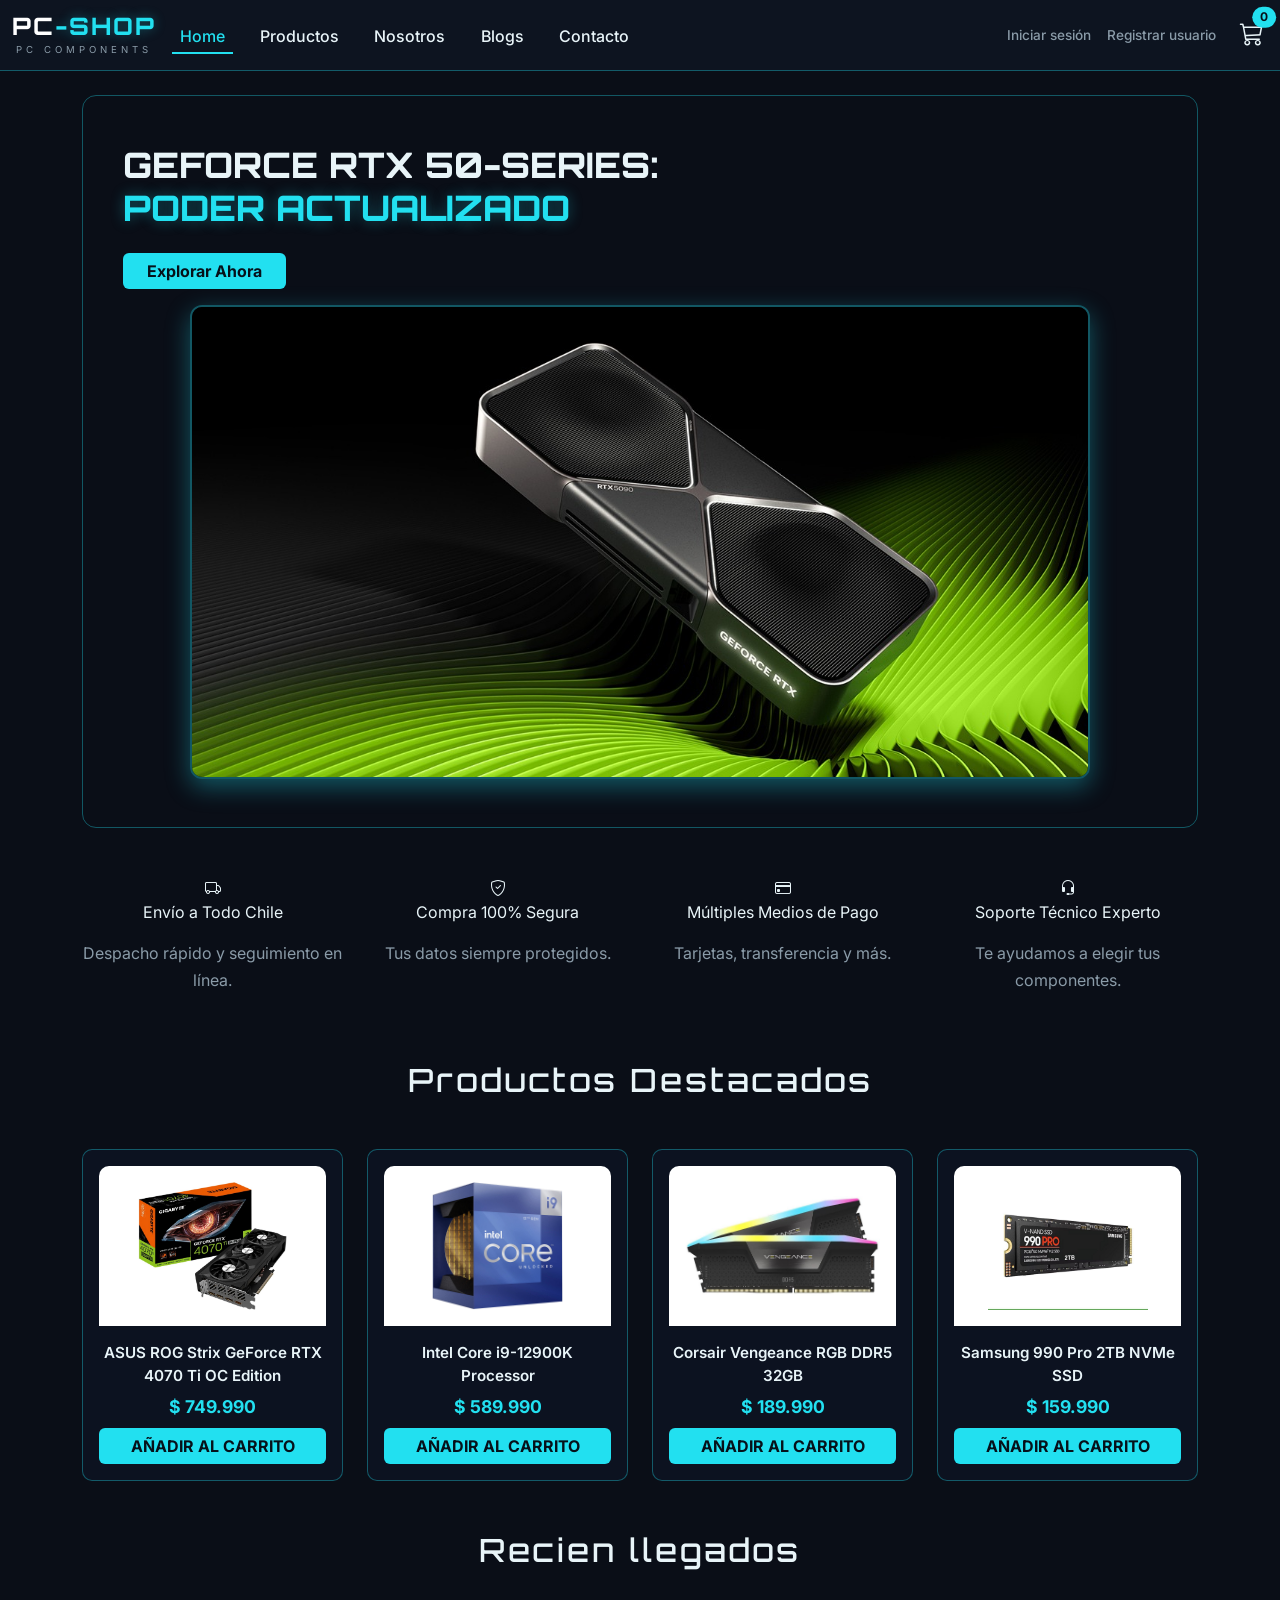
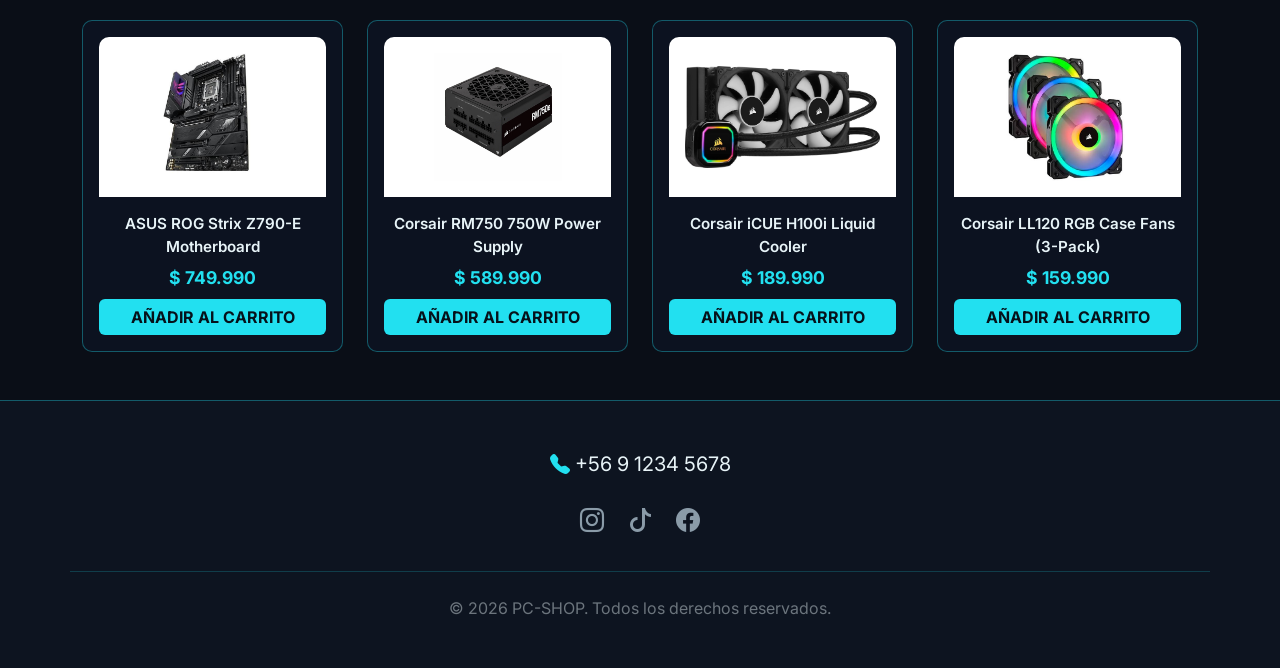
<file: index.html>
<!DOCTYPE html>
<html lang="es">
<head>
  <meta charset="UTF-8">
  <meta name="viewport" content="width=device-width, initial-scale=1.0">
  <title>PC-SHOP | PC-SHOP</title>
  <link href="https://cdn.jsdelivr.net/npm/bootstrap@5.3.3/dist/css/bootstrap.min.css" rel="stylesheet">
  <link href="https://cdn.jsdelivr.net/npm/bootstrap-icons@1.11.3/font/bootstrap-icons.css" rel="stylesheet">
  <link href="https://fonts.googleapis.com/css2?family=Orbitron:wght@600;800&family=Inter:wght@400;500;700&display=swap" rel="stylesheet">
  <link href="css/style.css" rel="stylesheet">
</head>
<body>
  <nav class="navbar navbar-expand-lg navbar-dark barra-navegacion py-2">
    <div class="container-fluid">
      <a class="navbar-brand" href="index.html">
        <span class="texto-logo fs-4">PC<span class="destacado">-SHOP</span></span>
        <span class="subtitulo-logo">PC COMPONENTS</span>
      </a>

      <button class="navbar-toggler" type="button" data-bs-toggle="collapse"
        data-bs-target="#navbarSupportedContent" aria-controls="navbarSupportedContent"
        aria-expanded="false" aria-label="Toggle navigation"> 
        <span class="navbar-toggler-icon"></span>
      </button>

      <div class="collapse navbar-collapse" id="navbarSupportedContent">
        <ul class="navbar-nav me-auto mb-2 mb-lg-0">
          <li class="nav-item"><a class="nav-link enlace-nav active" aria-current="page" href="index.html">Home</a></li>
          <li class="nav-item"><a class="nav-link enlace-nav" href="productos.html">Productos</a></li>
          <li class="nav-item"><a class="nav-link enlace-nav" href="nosotros.html">Nosotros</a></li>
          <li class="nav-item"><a class="nav-link enlace-nav" href="blog.html">Blogs</a></li>
          <li class="nav-item"><a class="nav-link enlace-nav" href="contactos.html">Contacto</a></li>
        </ul>

        <div class="d-flex align-items-center me-4 enlaces-usuario">
          <a href="login.html" class="me-3">Iniciar sesión</a>
          <a href="registro.html">Registrar usuario</a>
        </div>

        <a href="carrito.html" class="enlace-carrito d-flex align-items-center">
          <span class="position-relative me-1">
            <i class="bi bi-cart3 fs-4"></i>
            <span class="position-absolute top-0 start-100 translate-middle badge rounded-pill contador-carrito">0</span>
          </span>
        </a>
      </div>
    </div>
  </nav>

  <div class="container mt-4">
    <div class="banner-principal">
      <div>
        <h1>GEFORCE RTX 50-SERIES:<br><span class="destacado">PODER ACTUALIZADO</span></h1>
        <a href="#productos" class="btn boton-cyan mt-3 px-4">Explorar Ahora</a>
        <img src="img/rtx5.jpg" alt="Banner Principal" class="img-fluid mt-3">
      </div>
    </div>
  </div>

  <!-- ======================================================
       FRANJA DE BENEFICIOS
       Puro HTML + CSS, sin JavaScript. Cada .beneficio es un
       ícono de Bootstrap Icons + un título + una bajada corta.
  ======================================================= -->
  <div class="container mt-5">
    <div class="row g-4 text-center">
      <div class="col-6 col-md-3">
        <div class="beneficio">
          <i class="bi bi-truck"></i>
          <p class="titulo-beneficio">Envío a Todo Chile</p>
          <p class="texto-pagina">Despacho rápido y seguimiento en línea.</p>
        </div>
      </div>
      <div class="col-6 col-md-3">
        <div class="beneficio">
          <i class="bi bi-shield-check"></i>
          <p class="titulo-beneficio">Compra 100% Segura</p>
          <p class="texto-pagina">Tus datos siempre protegidos.</p>
        </div>
      </div>
      <div class="col-6 col-md-3">
        <div class="beneficio">
          <i class="bi bi-credit-card"></i>
          <p class="titulo-beneficio">Múltiples Medios de Pago</p>
          <p class="texto-pagina">Tarjetas, transferencia y más.</p>
        </div>
      </div>
      <div class="col-6 col-md-3">
        <div class="beneficio">
          <i class="bi bi-headset"></i>
          <p class="titulo-beneficio">Soporte Técnico Experto</p>
          <p class="texto-pagina">Te ayudamos a elegir tus componentes.</p>
        </div>
      </div>
    </div>
  </div>

  <div class="container" id="productos">
    <h2 class="titulo-seccion">Productos Destacados</h2>

  
    <div class="row g-4" id="grid-destacados">

        <div class="col-12 col-md-6 col-lg-3">
          <div class="tarjeta-producto p-3 text-center">
            <img src="img/rtx4070ti.jpg" alt="ASUS ROG RTX 5070 Ti">
            <p class="producto mt-3 mb-1">ASUS ROG Strix GeForce RTX 4070 Ti OC Edition</p>
            <p class="precio mb-2">$ 749.990</p>
            <button type="button" class="btn boton-cyan w-100 btn-agregar-carrito" data-id="1">AÑADIR AL CARRITO</button>
          </div>
        </div>

        <div class="col-12 col-md-6 col-lg-3">
          <div class="tarjeta-producto p-3 text-center">
            <img src="img/inteli912.jpg" alt="Intel Core i9-12900K">
            <p class="producto mt-3 mb-1">Intel Core i9-12900K Processor</p>
            <p class="precio mb-2">$ 589.990</p>
            <button type="button" class="btn boton-cyan w-100 btn-agregar-carrito" data-id="2">AÑADIR AL CARRITO</button>
          </div>
        </div>

        <div class="col-12 col-md-6 col-lg-3">
          <div class="tarjeta-producto p-3 text-center">
            <img src="img/ramddr5.jpg" alt="Corsair Vengeance RGB DDR5">
            <p class="producto mt-3 mb-1">Corsair Vengeance RGB DDR5 32GB</p>
            <p class="precio mb-2">$ 189.990</p>
            <button type="button" class="btn boton-cyan w-100 btn-agregar-carrito" data-id="3">AÑADIR AL CARRITO</button>
          </div>
        </div>

        <div class="col-12 col-md-6 col-lg-3">
          <div class="tarjeta-producto p-3 text-center">
            <img src="img/ssd.jpg" alt="Samsung 990 Pro 2TB">
            <p class="producto mt-3 mb-1">Samsung 990 Pro 2TB NVMe SSD</p>
            <p class="precio mb-2">$ 159.990</p>
            <button type="button" class="btn boton-cyan w-100 btn-agregar-carrito" data-id="4">AÑADIR AL CARRITO</button>
          </div>
        </div>
    </div>
        
      <h2 class="titulo-seccion">Recien llegados</h2>
      <div class = "row g-4">
        <div class="col-12 col-md-6 col-lg-3">
          <div class="tarjeta-producto p-3 text-center">
            <img src="img/placa1.jpg" alt="ASUS ROG Strix Z790-E Motherboard">
            <p class="producto mt-3 mb-1">ASUS ROG Strix Z790-E Motherboard</p>
            <p class="precio mb-2">$ 749.990</p>
            <button type="button" class="btn boton-cyan w-100 btn-agregar-carrito" data-id="5">AÑADIR AL CARRITO</button>
          </div>
        </div>

        <div class="col-12 col-md-6 col-lg-3">
          <div class="tarjeta-producto p-3 text-center">
            <img src="img/fuente.jpg" alt="Corsair Power Supply">
            <p class="producto mt-3 mb-1">Corsair RM750 750W Power Supply</p>
            <p class="precio mb-2">$ 589.990</p>
            <button type="button" class="btn boton-cyan w-100 btn-agregar-carrito" data-id="6">AÑADIR AL CARRITO</button>
          </div>
        </div>

        <div class="col-12 col-md-6 col-lg-3">
          <div class="tarjeta-producto p-3 text-center">
            <img src="img/cooler.jpg" alt="Corsair Liquid Cooler">
            <p class="producto mt-3 mb-1">Corsair iCUE H100i Liquid Cooler</p>
            <p class="precio mb-2">$ 189.990</p>
            <button type="button" class="btn boton-cyan w-100 btn-agregar-carrito" data-id="7">AÑADIR AL CARRITO</button>
          </div>
        </div>

        <div class="col-12 col-md-6 col-lg-3">
          <div class="tarjeta-producto p-3 text-center">
            <img src="img/ventiladores.jpg" alt="Case Fans">
            <p class="producto mt-3 mb-1">Corsair LL120 RGB Case Fans (3-Pack)</p>
            <p class="precio mb-2">$ 159.990</p>
            <button type="button" class="btn boton-cyan w-100 btn-agregar-carrito" data-id="8">AÑADIR AL CARRITO</button>
          </div>
        </div>

    </div>
  </div>

  <footer class="py-5 mt-5">
    <div class="container">
      
      
      <div class="row mb-4">
        <div class="col-12 text-center">
          
          
          <a href="tel:+56912345678" class="text-decoration-none d-inline-block fs-5 mb-3" style="color: var(--texto-claro);">
            <i class="bi bi-telephone-fill" style="color: var(--cyan);"></i> +56 9 1234 5678
          </a>
          
          
          <div class="d-flex justify-content-center gap-4 mt-2">
            <a href="https://instagram.com" target="_blank" class="fs-4 d-inline-block">
              <i class="bi bi-instagram"></i>
            </a>
            <a href="https://tiktok.com" target="_blank" class="fs-4 d-inline-block">
              <i class="bi bi-tiktok"></i>
            </a>
            <a href="https://facebook.com" target="_blank" class="fs-4 d-inline-block">
              <i class="bi bi-facebook"></i>
            </a>
          </div>

        </div>
      </div>

      <div class="row">
        <div class="col-12 text-center" style="border-top: 1px solid rgba(34, 224, 240, 0.2); padding-top: 1.5rem;">
          <p class="mb-0 text-secondary">&copy; 2026 PC-SHOP. Todos los derechos reservados.</p>
        </div>
      </div>

    </div>
  </footer>
  <script src="https://cdn.jsdelivr.net/npm/bootstrap@5.3.3/dist/js/bootstrap.bundle.min.js"></script>
  <script src="js/datos.js"></script>
  <script src="js/carrito.js"></script>
  <script src="js/index.js"></script>
  <script src="js/cuentas.js"></script>
  <script src="js/sesion.js"></script>
</body>
</html>
</file>
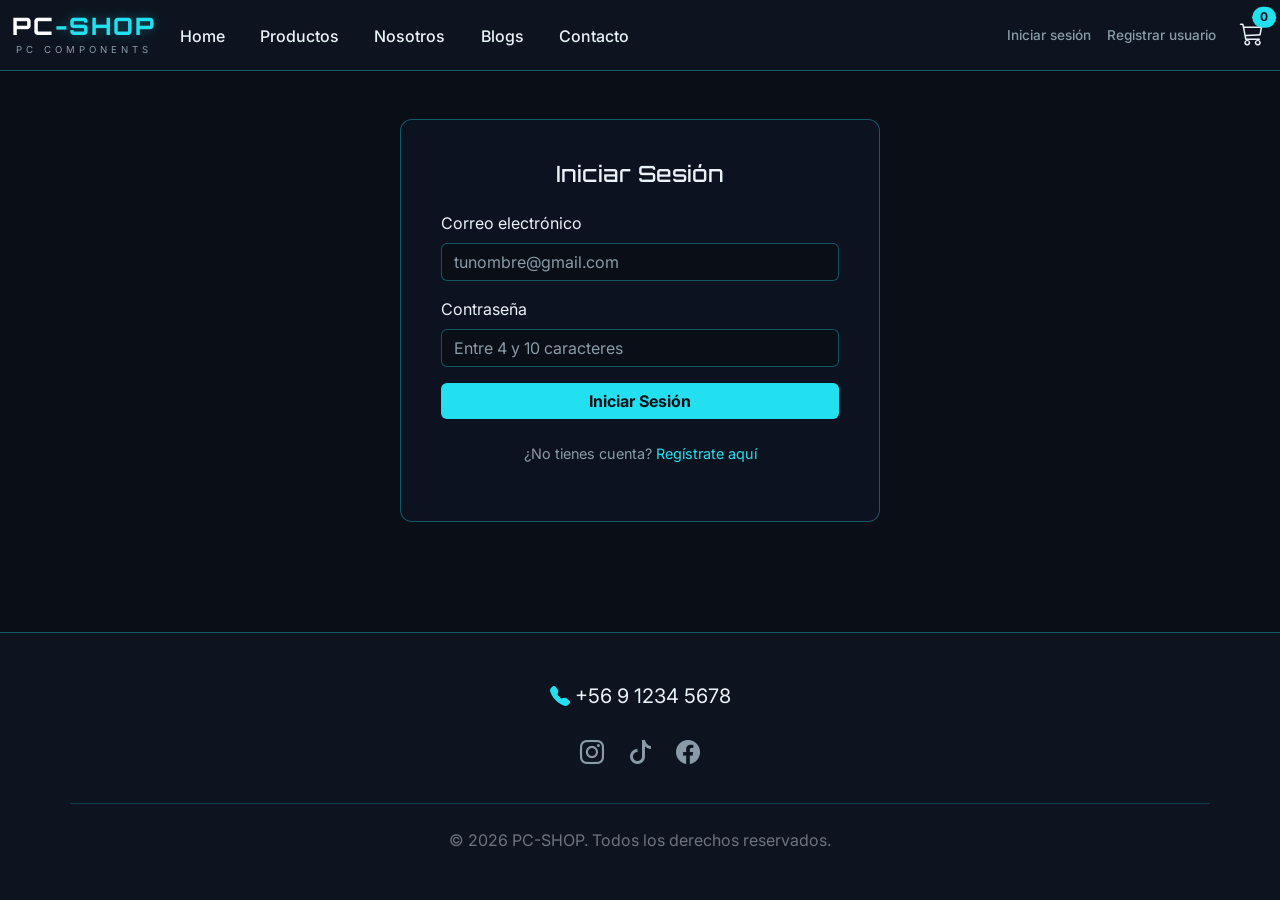
<file: admin-usuarios.html>
<!DOCTYPE html>
<html lang="es">
<head>
  <meta charset="UTF-8">
  <meta name="viewport" content="width=device-width, initial-scale=1.0">
  <title>Administrar usuarios | PC-SHOP</title>

  <link
    href="https://cdn.jsdelivr.net/npm/bootstrap@5.3.3/dist/css/bootstrap.min.css"
    rel="stylesheet">
  <link href="css/style.css" rel="stylesheet">
</head>

<body class="bg-dark text-white">
  <div class="container-fluid">
    <div class="row min-vh-100">

      <aside class="col-12 col-md-3 col-lg-2 bg-black p-4">
        <h2 class="h4">PC-SHOP</h2>
        <p class="text-secondary">Administración</p>

        <nav aria-label="Menú administrativo">
          <ul class="nav flex-column gap-2">
            <li class="nav-item">
              <a href="admin.html" class="nav-link text-white">
                Productos
              </a>
            </li>
            <li class="nav-item">
              <a
                href="admin-usuarios.html"
                class="nav-link text-info"
                aria-current="page">
                Usuarios
              </a>
            </li>
            <li class="nav-item">
              <a href="index.html" class="nav-link text-white">
                Volver a la tienda
              </a>
            </li>
          </ul>
        </nav>
      </aside>

      <main class="col-12 col-md-9 col-lg-10 p-4">
        <h1 class="h2 mb-4">Administración de usuarios</h1>

        <form id="form-usuario" class="border rounded p-3 mb-4" novalidate>
          <h2 id="titulo-formulario-usuario" class="h5">Nuevo usuario</h2>

          <input type="hidden" id="usuario-id">

          <div class="row g-3">
            <div class="col-md-6">
              <label for="usuario-run" class="form-label">RUN</label>
              <input
                id="usuario-run"
                type="text"
                class="form-control"
                minlength="7"
                maxlength="9"
                placeholder="Sin puntos ni guion"
                required>
            </div>

            <div class="col-md-6">
              <label for="usuario-tipo" class="form-label">Tipo de usuario</label>
              <select id="usuario-tipo" class="form-select" required>
                <option value="">Selecciona un tipo</option>
                <option value="Administrador">Administrador</option>
                <option value="Cliente">Cliente</option>
                <option value="Vendedor">Vendedor</option>
              </select>
            </div>

            <div class="col-md-6">
              <label for="usuario-nombre" class="form-label">Nombre</label>
              <input
                id="usuario-nombre"
                type="text"
                class="form-control"
                maxlength="50"
                required>
            </div>

            <div class="col-md-6">
              <label for="usuario-apellidos" class="form-label">Apellidos</label>
              <input
                id="usuario-apellidos"
                type="text"
                class="form-control"
                maxlength="100"
                required>
            </div>

            <div class="col-md-6">
              <label for="usuario-correo" class="form-label">Correo</label>
              <input
                id="usuario-correo"
                type="email"
                class="form-control"
                maxlength="100"
                aria-describedby="ayuda-correo"
                required>
              <p id="ayuda-correo" class="small mt-1 mb-0">
                Dominios permitidos: duoc.cl, profesor.duoc.cl y gmail.com.
              </p>
            </div>

            <div class="col-md-6">
              <label for="usuario-fecha" class="form-label">
                Fecha de nacimiento (opcional)
              </label>
              <input id="usuario-fecha" type="date" class="form-control">
            </div>

            <div class="col-md-6">
              <label for="region" class="form-label">Región</label>
              <select id="region" class="form-select" required>
                <option value="" selected disabled>
                  Selecciona una región
                </option>
              </select>
            </div>

            <div class="col-md-6">
              <label for="comuna" class="form-label">Comuna</label>
              <select id="comuna" class="form-select" required>
                <option value="" selected disabled>
                  Selecciona una comuna
                </option>
              </select>
            </div>

            <div class="col-12">
              <label for="usuario-direccion" class="form-label">Dirección</label>
              <input
                id="usuario-direccion"
                type="text"
                class="form-control"
                maxlength="300"
                required>
            </div>
          </div>

          <p id="mensaje-usuario" class="mt-3" role="status"></p>

          <div class="d-flex gap-2">
            <button type="submit" class="btn btn-info">
              Guardar usuario
            </button>
            <button
              type="button"
              id="limpiar-usuario"
              class="btn btn-outline-light">
              Limpiar formulario
            </button>
          </div>
        </form>

        <section aria-labelledby="titulo-listado-usuarios">
          <h2 id="titulo-listado-usuarios" class="h4">Usuarios registrados</h2>
          <p id="resumen-usuarios">Todavía no se ha cargado el listado.</p>

          <div class="table-responsive">
            <table class="table table-dark table-striped align-middle">
              <caption class="text-white">Usuarios de PC-SHOP</caption>
              <thead>
                <tr>
                  <th scope="col">RUN</th>
                  <th scope="col">Nombre</th>
                  <th scope="col">Correo</th>
                  <th scope="col">Tipo</th>
                  <th scope="col">Comuna</th>
                  <th scope="col">Acciones</th>
                </tr>
              </thead>
              <tbody id="tabla-usuarios"></tbody>
            </table>
          </div>
        </section>
      </main>

    </div>
  </div>

  <script src="https://cdn.jsdelivr.net/npm/bootstrap@5.3.3/dist/js/bootstrap.bundle.min.js"></script>
  <script src="js/cuentas.js"></script>
  <script src="js/sesion.js"></script>
  <script src="js/regiones.js"></script>
  <script src="js/admin-usuarios.js"></script>
</body>
</html>
</file>
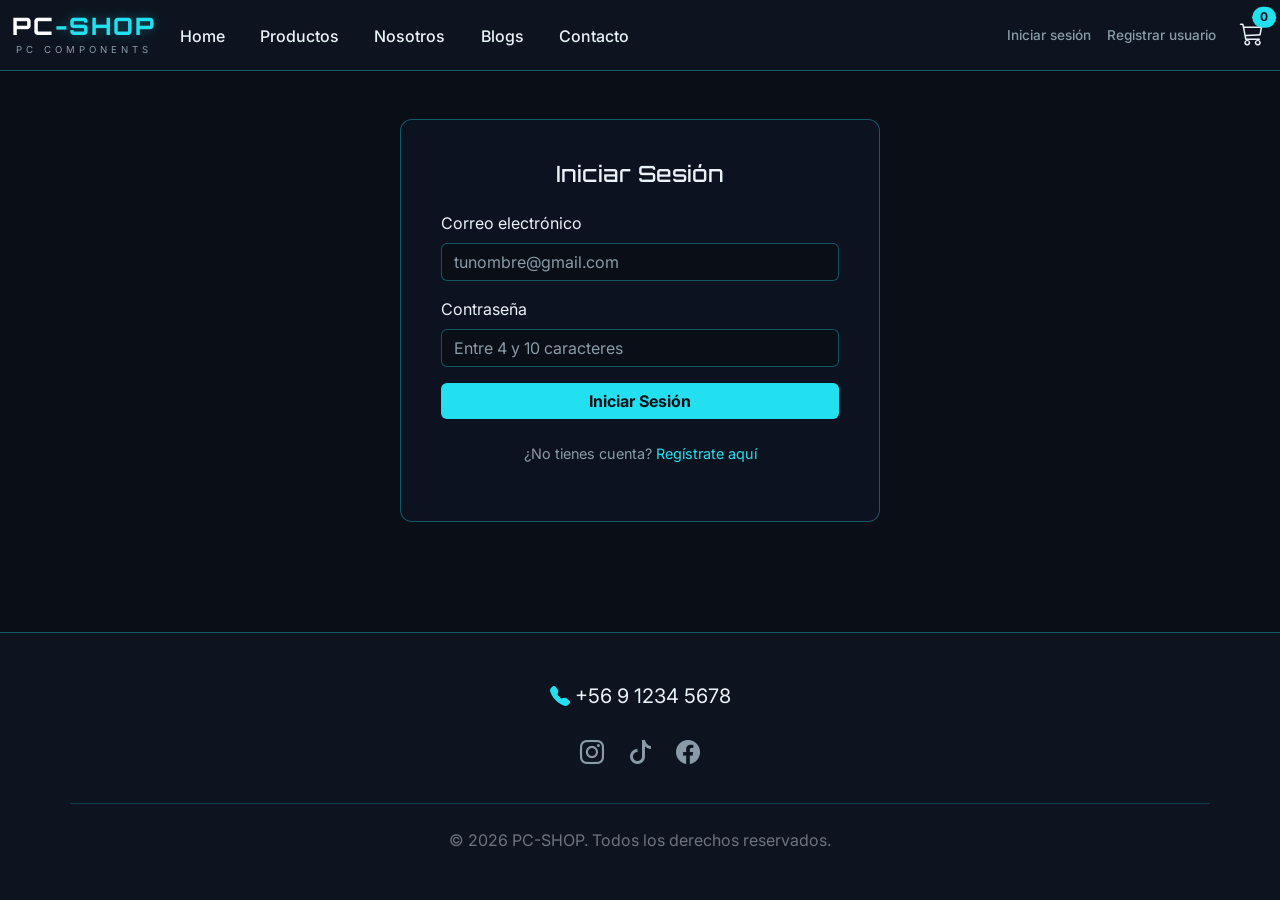
<file: admin.html>
<!DOCTYPE html>
<html lang="es">
<head>
  <meta charset="UTF-8">
  <meta name="viewport" content="width=device-width, initial-scale=1.0">
  <title>Administración | PC-SHOP</title>

  <link
    href="https://cdn.jsdelivr.net/npm/bootstrap@5.3.3/dist/css/bootstrap.min.css"
    rel="stylesheet">
  <link href="css/style.css" rel="stylesheet">
</head>

<body class="bg-dark text-white" hidden>
  <div class="container-fluid">
    <div class="row min-vh-100">

      <aside class="col-12 col-md-3 col-lg-2 bg-black p-4">
        <h2 class="h4">PC-SHOP</h2>
        <p class="text-secondary">Administración</p>

        <nav aria-label="Menú administrativo">
          <ul class="nav flex-column gap-2">
            <li class="nav-item">
              <a
                href="#productos"
                class="nav-link text-info"
                aria-current="page">
                Productos
              </a>
            </li>
            <li class="nav-item">
  <a href="admin-usuarios.html" class="nav-link text-white">
    Usuarios
  </a>
</li>
            <li class="nav-item">
              <a href="index.html" class="nav-link text-white">
                Volver a la tienda
              </a>
            </li>
          </ul>
        </nav>
      </aside>

      <main class="col-12 col-md-9 col-lg-10 p-4">
        <h1 class="h2 mb-4">Panel de administración</h1>

        <section id="productos" aria-labelledby="titulo-productos">
          <h2 id="titulo-productos" class="h4">Productos</h2>
          <p id="resumen-productos"></p>
          <form id="form-producto" class="border rounded p-3 mb-4" novalidate>
  <h3 id="titulo-formulario" class="h5">Nuevo producto</h3>

  <input type="hidden" id="producto-id">

  <div class="row g-3">
    <div class="col-md-6">
      <label for="producto-codigo" class="form-label">Código</label>
      <input
        id="producto-codigo"
        class="form-control"
        type="text"
        minlength="3"
        required>
    </div>

    <div class="col-md-6">
      <label for="producto-nombre" class="form-label">Nombre</label>
      <input
        id="producto-nombre"
        class="form-control"
        type="text"
        maxlength="100"
        required>
    </div>

    <div class="col-md-6">
      <label for="producto-categoria" class="form-label">Categoría</label>
      <select id="producto-categoria" class="form-select" required>
        <option value="">Selecciona una categoría</option>
        <option>Tarjetas gráficas</option>
        <option>Procesadores</option>
        <option>Memorias RAM</option>
        <option>Almacenamiento</option>
        <option>Placas madre</option>
        <option>Fuentes de poder</option>
        <option>Refrigeración</option>
      </select>
    </div>

    <div class="col-md-6">
      <label for="producto-precio" class="form-label">Precio en pesos</label>
      <input
        id="producto-precio"
        class="form-control"
        type="number"
        min="0"
        step="any"
        required>
    </div>

    <div class="col-md-6">
      <label for="producto-stock" class="form-label">Stock</label>
      <input
        id="producto-stock"
        class="form-control"
        type="number"
        min="0"
        step="1"
        required>
    </div>

    <div class="col-md-6">
      <label for="producto-stock-critico" class="form-label">
        Stock crítico (opcional)
      </label>
      <input
        id="producto-stock-critico"
        class="form-control"
        type="number"
        min="0"
        step="1">
    </div>

    <div class="col-md-6">
      <label for="producto-marca" class="form-label">Marca (opcional)</label>
      <input id="producto-marca" class="form-control" type="text">
    </div>

    <div class="col-md-6">
      <label for="producto-modelo" class="form-label">Modelo (opcional)</label>
      <input id="producto-modelo" class="form-control" type="text">
    </div>

    <div class="col-12">
      <label for="producto-imagen" class="form-label">
        Ruta de imagen (opcional)
      </label>
      <input
        id="producto-imagen"
        class="form-control"
        type="text"
        placeholder="img/ssd.jpg">
    </div>

    <div class="col-12">
      <label for="producto-descripcion" class="form-label">
        Descripción (opcional)
      </label>
      <textarea
        id="producto-descripcion"
        class="form-control"
        rows="3"
        maxlength="500"></textarea>
    </div>

    <div class="col-12">
      <label for="producto-caracteristicas" class="form-label">
        Características (opcional, una por línea)
      </label>
      <textarea
        id="producto-caracteristicas"
        class="form-control"
        rows="3"></textarea>
    </div>
  </div>

  <p id="mensaje-producto" class="mt-3" role="status"></p>

  <div class="d-flex gap-2">
    <button type="submit" class="btn btn-info">
      Guardar producto
    </button>
    <button type="button" id="cancelar-edicion" class="btn btn-outline-light">
      Limpiar formulario
    </button>
  </div>
</form>

          <div class="table-responsive">
            <table class="table table-dark table-striped align-middle">
              <caption class="text-white">
                Inventario de productos de PC-SHOP
              </caption>
              <thead>
                <tr>
                  <th scope="col">Código</th>
                  <th scope="col">Nombre</th>
                  <th scope="col">Categoría</th>
                  <th scope="col">Precio</th>
                  <th scope="col">Stock</th>
                  <th scope="col">Estado</th>
                  <th scope="col">Acciones</th>
                </tr>
              </thead>
              <tbody id="tabla-productos"></tbody>
            </table>
          </div>
        </section>
      </main>

    </div>
  </div>

  <script src="js/cuentas.js"></script>
  <script src="js/sesion.js"></script>
  <script src="js/datos.js"></script>
  <script src="js/admin.js"></script>
</body>
</html>
</file>
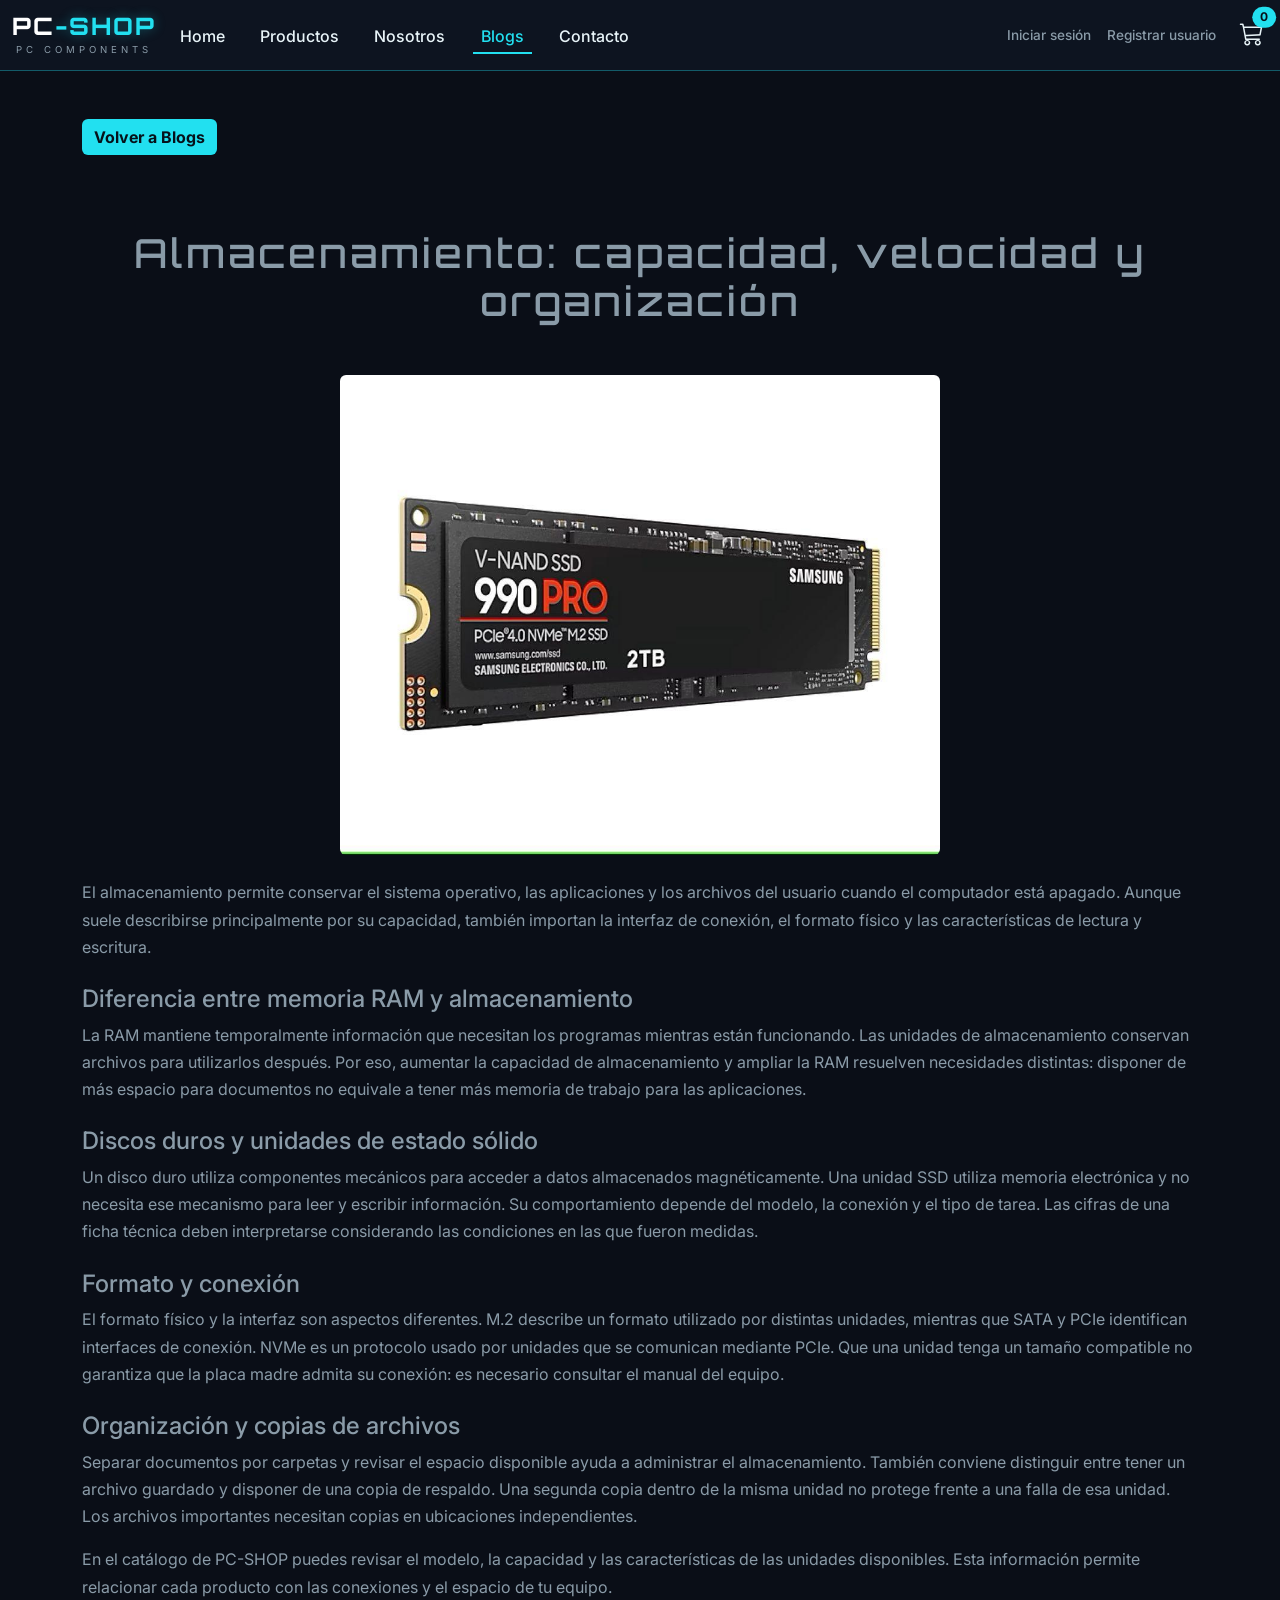
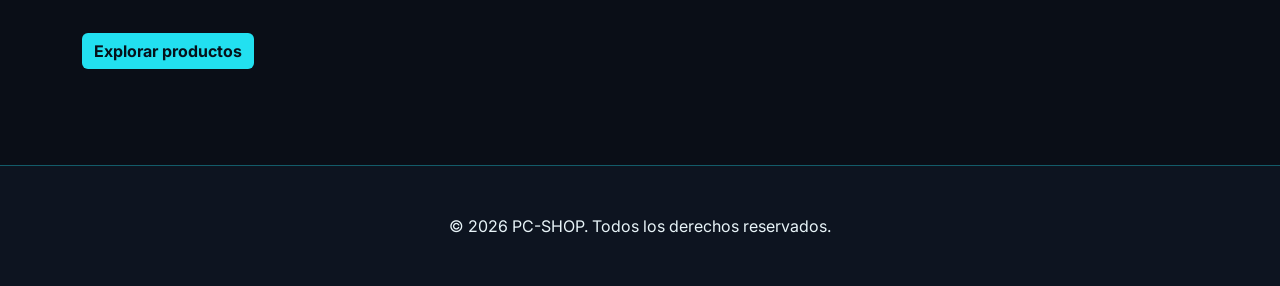
<file: blog-almacenamiento.html>
<!DOCTYPE html>
<html lang="es">
<head>
  <meta charset="UTF-8">
  <meta name="viewport" content="width=device-width, initial-scale=1.0">
  <title>Almacenamiento | PC-SHOP</title>
  <link href="https://cdn.jsdelivr.net/npm/bootstrap@5.3.3/dist/css/bootstrap.min.css" rel="stylesheet">
  <link href="https://cdn.jsdelivr.net/npm/bootstrap-icons@1.11.3/font/bootstrap-icons.css" rel="stylesheet">
  <link href="https://fonts.googleapis.com/css2?family=Orbitron:wght@600;800&family=Inter:wght@400;500;700&display=swap" rel="stylesheet">
  <link href="css/style.css" rel="stylesheet">
</head>
<body>
  <nav class="navbar navbar-expand-lg navbar-dark barra-navegacion py-2">
    <div class="container-fluid">
      <a class="navbar-brand" href="index.html">
        <span class="texto-logo fs-4">PC<span class="destacado">-SHOP</span></span>
        <span class="subtitulo-logo">PC COMPONENTS</span>
      </a>

      <button class="navbar-toggler" type="button" data-bs-toggle="collapse"
        data-bs-target="#navbarSupportedContent" aria-controls="navbarSupportedContent"
        aria-expanded="false" aria-label="Toggle navigation">
        <span class="navbar-toggler-icon"></span>
      </button>

      <div class="collapse navbar-collapse" id="navbarSupportedContent">
        <ul class="navbar-nav me-auto mb-2 mb-lg-0">
          <li class="nav-item"><a class="nav-link enlace-nav" href="index.html">Home</a></li>
          <li class="nav-item"><a class="nav-link enlace-nav" href="productos.html">Productos</a></li>
          <li class="nav-item"><a class="nav-link enlace-nav" href="nosotros.html">Nosotros</a></li>
          <li class="nav-item"><a class="nav-link enlace-nav active" aria-current="page" href="blog.html">Blogs</a></li>
          <li class="nav-item"><a class="nav-link enlace-nav" href="contactos.html">Contacto</a></li>
        </ul>

        <div class="d-flex align-items-center me-4 enlaces-usuario">
          <a href="login.html" class="me-3">Iniciar sesión</a>
          <a href="registro.html">Registrar usuario</a>
        </div>

        <a href="carrito.html" class="enlace-carrito d-flex align-items-center">
          <span class="position-relative me-1">
            <i class="bi bi-cart3 fs-4"></i>
            <span class="position-absolute top-0 start-100 translate-middle badge rounded-pill contador-carrito">0</span>
          </span>
          
        </a>
      </div>
    </div>
  </nav>

<main class="container my-5">
  <article class="texto-pagina">
    <a href="blog.html" class="btn boton-cyan mb-4">
      Volver a Blogs
    </a>

    <h1 class="titulo-seccion">
      Almacenamiento: capacidad, velocidad y organización
    </h1>

    <img
      src="img/ssd.jpg"
      class="img-fluid rounded d-block mx-auto my-4"
      alt="Unidad de almacenamiento Samsung 990 Pro"
      width="600">

    <p>
      El almacenamiento permite conservar el sistema operativo, las
      aplicaciones y los archivos del usuario cuando el computador está
      apagado. Aunque suele describirse principalmente por su capacidad,
      también importan la interfaz de conexión, el formato físico y las
      características de lectura y escritura.
    </p>

    <h2 class="h4 mt-4">Diferencia entre memoria RAM y almacenamiento</h2>
    <p>
      La RAM mantiene temporalmente información que necesitan los programas
      mientras están funcionando. Las unidades de almacenamiento conservan
      archivos para utilizarlos después. Por eso, aumentar la capacidad de
      almacenamiento y ampliar la RAM resuelven necesidades distintas:
      disponer de más espacio para documentos no equivale a tener más
      memoria de trabajo para las aplicaciones.
    </p>

    <h2 class="h4 mt-4">Discos duros y unidades de estado sólido</h2>
    <p>
      Un disco duro utiliza componentes mecánicos para acceder a datos
      almacenados magnéticamente. Una unidad SSD utiliza memoria electrónica
      y no necesita ese mecanismo para leer y escribir información.
      Su comportamiento depende del modelo, la conexión y el tipo de tarea.
      Las cifras de una ficha técnica deben interpretarse considerando
      las condiciones en las que fueron medidas.
    </p>

    <h2 class="h4 mt-4">Formato y conexión</h2>
    <p>
      El formato físico y la interfaz son aspectos diferentes. M.2 describe
      un formato utilizado por distintas unidades, mientras que SATA y PCIe
      identifican interfaces de conexión. NVMe es un protocolo usado por
      unidades que se comunican mediante PCIe. Que una unidad tenga un
      tamaño compatible no garantiza que la placa madre admita su conexión:
      es necesario consultar el manual del equipo.
    </p>

    <h2 class="h4 mt-4">Organización y copias de archivos</h2>
    <p>
      Separar documentos por carpetas y revisar el espacio disponible ayuda
      a administrar el almacenamiento. También conviene distinguir entre
      tener un archivo guardado y disponer de una copia de respaldo.
      Una segunda copia dentro de la misma unidad no protege frente a una
      falla de esa unidad. Los archivos importantes necesitan copias en
      ubicaciones independientes.
    </p>

    <p>
      En el catálogo de PC-SHOP puedes revisar el modelo, la capacidad y las
      características de las unidades disponibles. Esta información permite
      relacionar cada producto con las conexiones y el espacio de tu equipo.
    </p>

    <a href="productos.html" class="btn boton-cyan mt-3">
      Explorar productos
    </a>
  </article>
</main>


  <footer class="py-5 mt-5">
    <div class="container">
      <div class="row">
        <div class="col-12 text-center">
          <p class="mb-0">&copy; 2026 PC-SHOP. Todos los derechos reservados.</p>
        </div>
      </div>
    </div>
  </footer>
  <script src="https://cdn.jsdelivr.net/npm/bootstrap@5.3.3/dist/js/bootstrap.bundle.min.js"></script>
  <script src="js/carrito.js"></script>
</body>
</html>
</file>
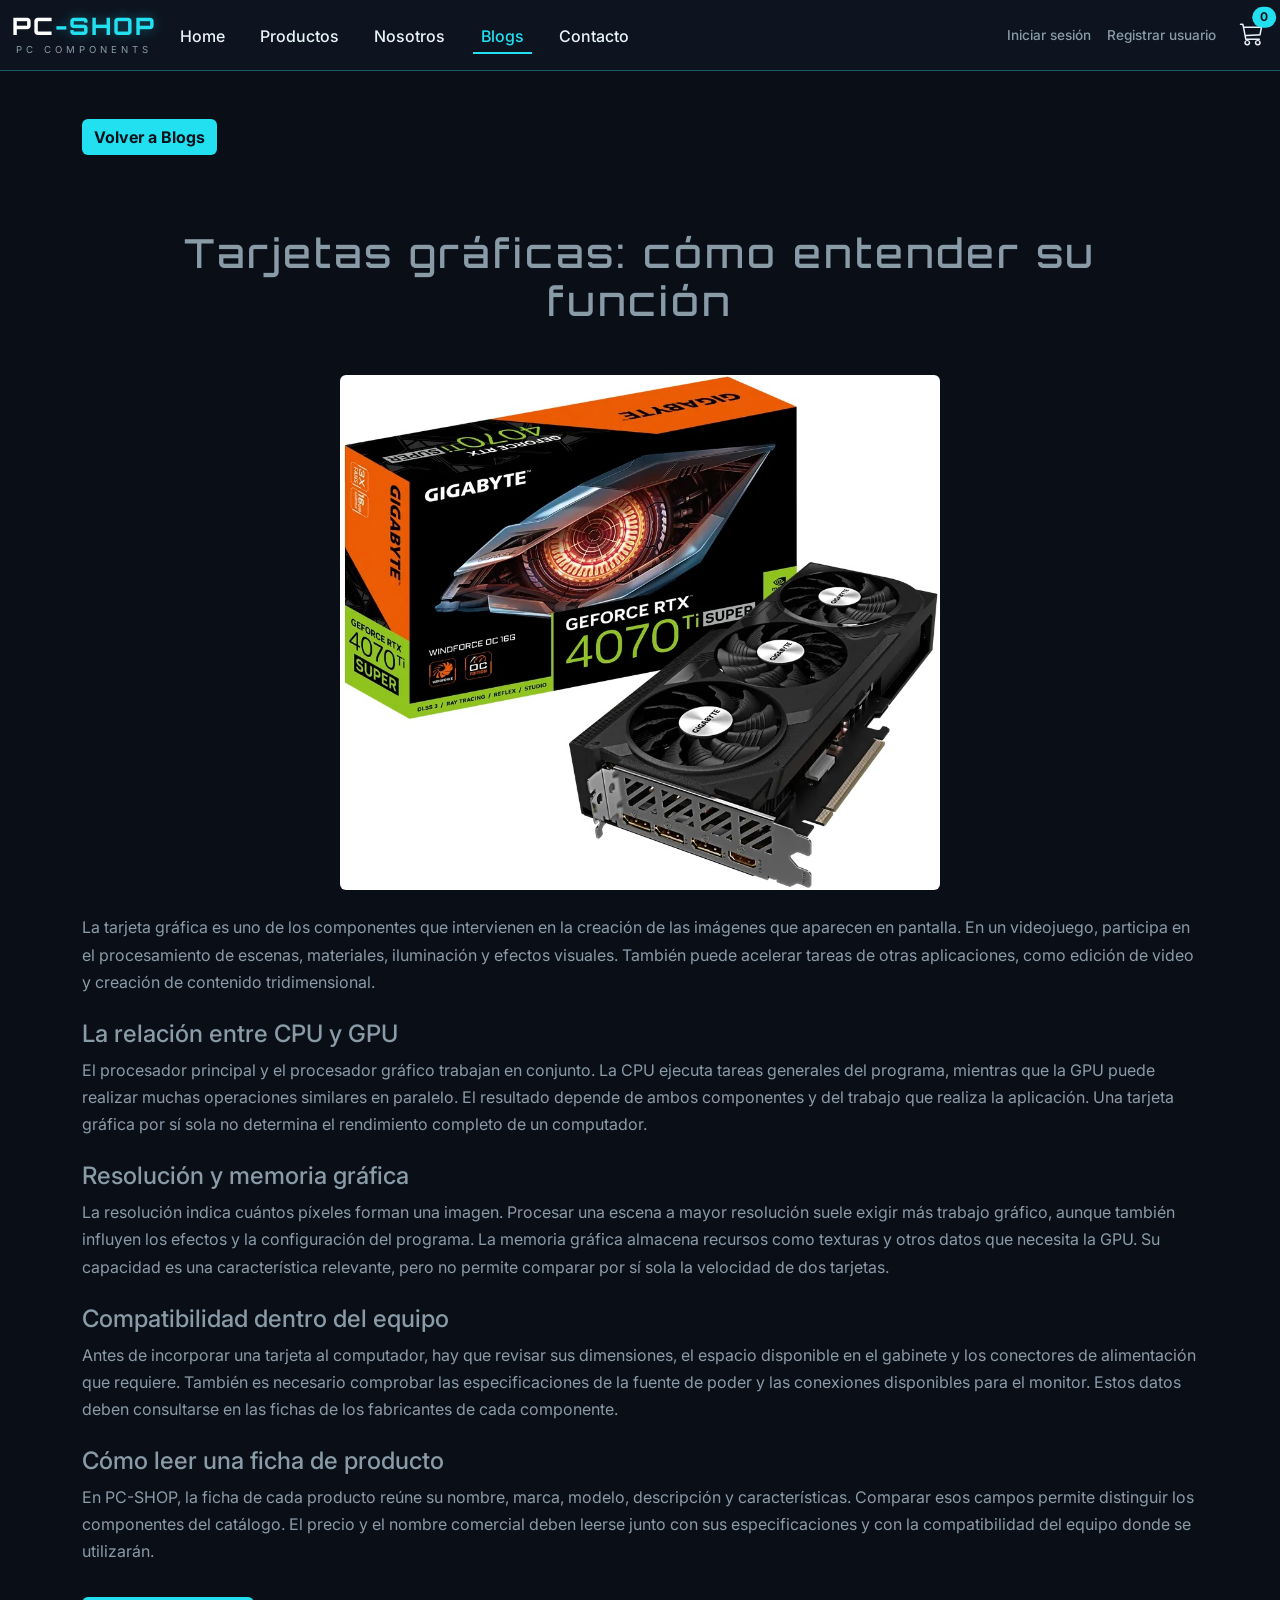
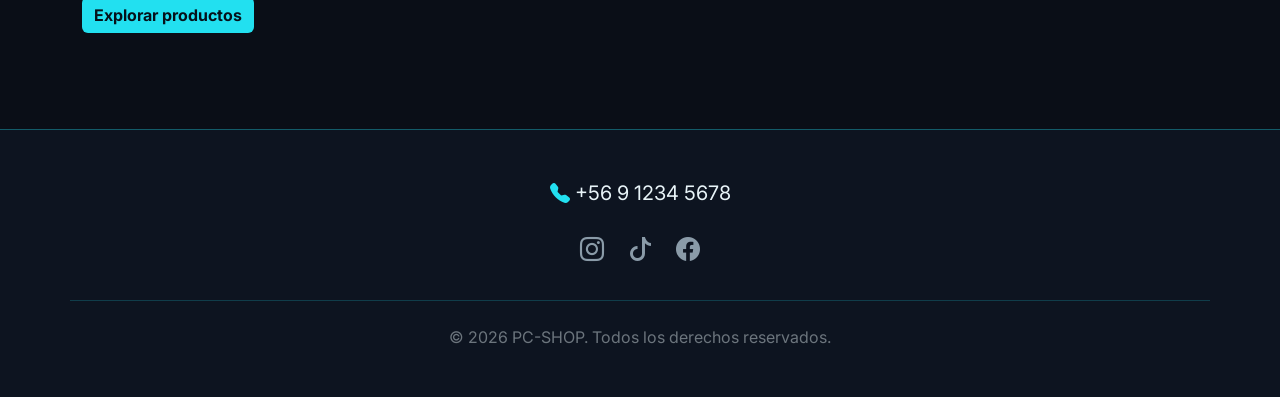
<file: blog-graficas.html>
<!DOCTYPE html>
<html lang="es">
<head>
  <meta charset="UTF-8">
  <meta name="viewport" content="width=device-width, initial-scale=1.0">
  <title>Tarjetas gráficas | PC-SHOP</title>
  <link href="https://cdn.jsdelivr.net/npm/bootstrap@5.3.3/dist/css/bootstrap.min.css" rel="stylesheet">
  <link href="https://cdn.jsdelivr.net/npm/bootstrap-icons@1.11.3/font/bootstrap-icons.css" rel="stylesheet">
  <link href="https://fonts.googleapis.com/css2?family=Orbitron:wght@600;800&family=Inter:wght@400;500;700&display=swap" rel="stylesheet">
  <link href="css/style.css" rel="stylesheet">
</head>
<body>
  <nav class="navbar navbar-expand-lg navbar-dark barra-navegacion py-2">
    <div class="container-fluid">
      <a class="navbar-brand" href="index.html">
        <span class="texto-logo fs-4">PC<span class="destacado">-SHOP</span></span>
        <span class="subtitulo-logo">PC COMPONENTS</span>
      </a>

      <button class="navbar-toggler" type="button" data-bs-toggle="collapse"
        data-bs-target="#navbarSupportedContent" aria-controls="navbarSupportedContent"
        aria-expanded="false" aria-label="Toggle navigation">
        <span class="navbar-toggler-icon"></span>
      </button>

      <div class="collapse navbar-collapse" id="navbarSupportedContent">
        <ul class="navbar-nav me-auto mb-2 mb-lg-0">
          <li class="nav-item"><a class="nav-link enlace-nav" href="index.html">Home</a></li>
          <li class="nav-item"><a class="nav-link enlace-nav" href="productos.html">Productos</a></li>
          <li class="nav-item"><a class="nav-link enlace-nav" href="nosotros.html">Nosotros</a></li>
          <li class="nav-item"><a class="nav-link enlace-nav active" aria-current="page" href="blog.html">Blogs</a></li>
          <li class="nav-item"><a class="nav-link enlace-nav" href="contactos.html">Contacto</a></li>
        </ul>

        <div class="d-flex align-items-center me-4 enlaces-usuario">
          <a href="login.html" class="me-3">Iniciar sesión</a>
          <a href="registro.html">Registrar usuario</a>
        </div>

        <a href="carrito.html" class="enlace-carrito d-flex align-items-center">
          <span class="position-relative me-1">
            <i class="bi bi-cart3 fs-4"></i>
            <span class="position-absolute top-0 start-100 translate-middle badge rounded-pill contador-carrito">0</span>
          </span>
          
        </a>
      </div>
    </div>
  </nav>

  <main class="container my-5">
  <article class="texto-pagina">
    <a href="blog.html" class="btn boton-cyan mb-4">
      Volver a Blogs
    </a>

    <h1 class="titulo-seccion">
      Tarjetas gráficas: cómo entender su función
    </h1>

    <img
      src="img/rtx4070ti.jpg"
      class="img-fluid rounded d-block mx-auto my-4"
      alt="Tarjeta gráfica ASUS ROG Strix RTX 4070 Ti"
      width="600">

    <p>
      La tarjeta gráfica es uno de los componentes que intervienen en la
      creación de las imágenes que aparecen en pantalla. En un videojuego,
      participa en el procesamiento de escenas, materiales, iluminación y
      efectos visuales. También puede acelerar tareas de otras aplicaciones,
      como edición de video y creación de contenido tridimensional.
    </p>

    <h2 class="h4 mt-4">La relación entre CPU y GPU</h2>
    <p>
      El procesador principal y el procesador gráfico trabajan en conjunto.
      La CPU ejecuta tareas generales del programa, mientras que la GPU puede
      realizar muchas operaciones similares en paralelo. El resultado depende
      de ambos componentes y del trabajo que realiza la aplicación.
      Una tarjeta gráfica por sí sola no determina el rendimiento completo
      de un computador.
    </p>

    <h2 class="h4 mt-4">Resolución y memoria gráfica</h2>
    <p>
      La resolución indica cuántos píxeles forman una imagen. Procesar una
      escena a mayor resolución suele exigir más trabajo gráfico, aunque
      también influyen los efectos y la configuración del programa.
      La memoria gráfica almacena recursos como texturas y otros datos que
      necesita la GPU. Su capacidad es una característica relevante, pero
      no permite comparar por sí sola la velocidad de dos tarjetas.
    </p>

    <h2 class="h4 mt-4">Compatibilidad dentro del equipo</h2>
    <p>
      Antes de incorporar una tarjeta al computador, hay que revisar sus
      dimensiones, el espacio disponible en el gabinete y los conectores
      de alimentación que requiere. También es necesario comprobar las
      especificaciones de la fuente de poder y las conexiones disponibles
      para el monitor. Estos datos deben consultarse en las fichas de los
      fabricantes de cada componente.
    </p>

    <h2 class="h4 mt-4">Cómo leer una ficha de producto</h2>
    <p>
      En PC-SHOP, la ficha de cada producto reúne su nombre, marca, modelo,
      descripción y características. Comparar esos campos permite distinguir
      los componentes del catálogo. El precio y el nombre comercial deben
      leerse junto con sus especificaciones y con la compatibilidad del
      equipo donde se utilizarán.
    </p>

    <a href="productos.html" class="btn boton-cyan mt-3">
      Explorar productos
    </a>
  </article>
</main>


  <footer class="py-5 mt-5">
    <div class="container">
      
      
      <div class="row mb-4">
        <div class="col-12 text-center">
          
          
          <a href="tel:+56912345678" class="text-decoration-none d-inline-block fs-5 mb-3" style="color: var(--texto-claro);">
            <i class="bi bi-telephone-fill" style="color: var(--cyan);"></i> +56 9 1234 5678
          </a>
          
          
          <div class="d-flex justify-content-center gap-4 mt-2">
            <a href="https://instagram.com" target="_blank" class="fs-4 d-inline-block">
              <i class="bi bi-instagram"></i>
            </a>
            <a href="https://tiktok.com" target="_blank" class="fs-4 d-inline-block">
              <i class="bi bi-tiktok"></i>
            </a>
            <a href="https://facebook.com" target="_blank" class="fs-4 d-inline-block">
              <i class="bi bi-facebook"></i>
            </a>
          </div>

        </div>
      </div>

      <div class="row">
        <div class="col-12 text-center" style="border-top: 1px solid rgba(34, 224, 240, 0.2); padding-top: 1.5rem;">
          <p class="mb-0 text-secondary">&copy; 2026 PC-SHOP. Todos los derechos reservados.</p>
        </div>
      </div>

    </div>
  </footer>
  <script src="https://cdn.jsdelivr.net/npm/bootstrap@5.3.3/dist/js/bootstrap.bundle.min.js"></script>
  <script src="js/carrito.js"></script>
  <script src="js/cuentas.js"></script>
  <script src="js/sesion.js"></script>
</body>
</html>
</file>
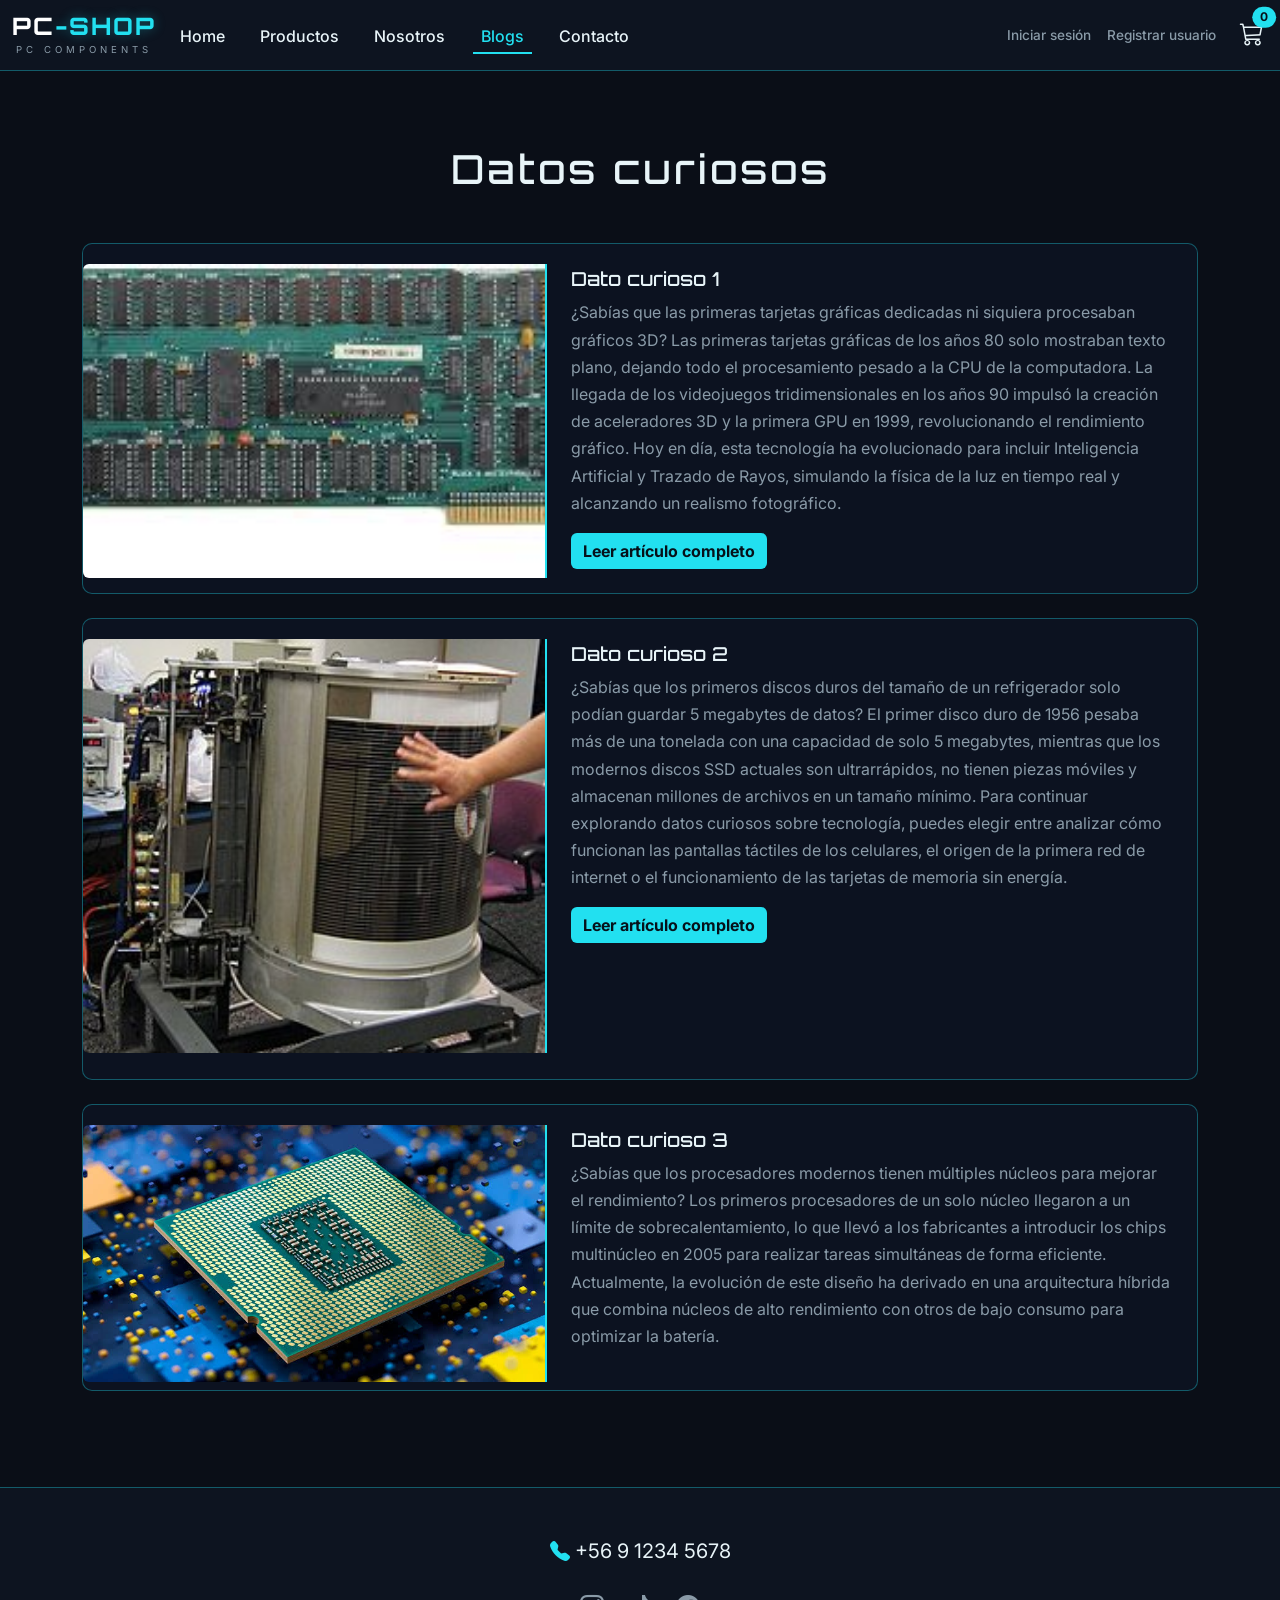
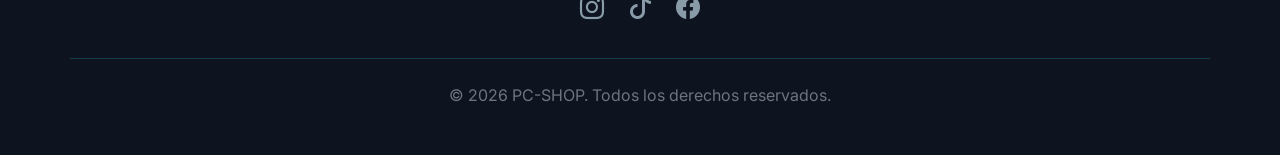
<file: blog.html>
<!DOCTYPE html>
<html lang="es">
<head>
  <meta charset="UTF-8">
  <meta name="viewport" content="width=device-width, initial-scale=1.0">
  <title>Blogs | PC-SHOP</title>
  <link href="https://cdn.jsdelivr.net/npm/bootstrap@5.3.3/dist/css/bootstrap.min.css" rel="stylesheet">
  <link href="https://cdn.jsdelivr.net/npm/bootstrap-icons@1.11.3/font/bootstrap-icons.css" rel="stylesheet">
  <link href="https://fonts.googleapis.com/css2?family=Orbitron:wght@600;800&family=Inter:wght@400;500;700&display=swap" rel="stylesheet">
  <link href="css/style.css" rel="stylesheet">
</head>
<body>
  <nav class="navbar navbar-expand-lg navbar-dark barra-navegacion py-2">
    <div class="container-fluid">
      <a class="navbar-brand" href="index.html">
        <span class="texto-logo fs-4">PC<span class="destacado">-SHOP</span></span>
        <span class="subtitulo-logo">PC COMPONENTS</span>
      </a>

      <button class="navbar-toggler" type="button" data-bs-toggle="collapse"
        data-bs-target="#navbarSupportedContent" aria-controls="navbarSupportedContent"
        aria-expanded="false" aria-label="Toggle navigation">
        <span class="navbar-toggler-icon"></span>
      </button>

      <div class="collapse navbar-collapse" id="navbarSupportedContent">
        <ul class="navbar-nav me-auto mb-2 mb-lg-0">
          <li class="nav-item"><a class="nav-link enlace-nav" href="index.html">Home</a></li>
          <li class="nav-item"><a class="nav-link enlace-nav" href="productos.html">Productos</a></li>
          <li class="nav-item"><a class="nav-link enlace-nav" href="nosotros.html">Nosotros</a></li>
          <li class="nav-item"><a class="nav-link enlace-nav active" aria-current="page" href="blog.html">Blogs</a></li>
          <li class="nav-item"><a class="nav-link enlace-nav" href="contactos.html">Contacto</a></li>
        </ul>

        <div class="d-flex align-items-center me-4 enlaces-usuario">
          <a href="login.html" class="me-3">Iniciar sesión</a>
          <a href="registro.html">Registrar usuario</a>
        </div>

        <a href="carrito.html" class="enlace-carrito d-flex align-items-center">
          <span class="position-relative me-1">
            <i class="bi bi-cart3 fs-4"></i>
            <span class="position-absolute top-0 start-100 translate-middle badge rounded-pill contador-carrito">0</span>
          </span>
          
        </a>
      </div>
    </div>
  </nav>

  <div class="container mt-4">
    <h1 class="titulo-seccion">Datos curiosos</h1>

    <div class="d-flex flex-column gap-4 mb-5">
      <div class="tarjeta-blog">
        <div class="row g-0">
          <div class="col-12 col-md-5">
            <img src="img/80.jpg" class="img-fluid rounded-start" alt="Imagen del blog 1">
          </div>
          <div class="col-12 col-md-7 contenido">
            <h3>Dato curioso 1</h3>
            <p class="texto-pagina">
              ¿Sabías que las primeras tarjetas gráficas dedicadas ni siquiera
              procesaban gráficos 3D? Las primeras tarjetas gráficas de los años 80 
              solo mostraban texto plano, dejando todo el procesamiento pesado a la CPU 
              de la computadora. La llegada de los videojuegos tridimensionales en los 
              años 90 impulsó la creación de aceleradores 3D y la primera GPU en 1999, 
              revolucionando el rendimiento gráfico. Hoy en día, esta tecnología ha 
              evolucionado para incluir Inteligencia Artificial y Trazado de Rayos, 
              simulando la física de la luz en tiempo real y alcanzando un realismo fotográfico.
            </p>
            <a href="blog-graficas.html" class="btn boton-cyan">
            Leer artículo completo
            </a>
          </div>
        </div>
      </div>

      <div class="tarjeta-blog">
        <div class="row g-0">
          <div class="col-12 col-md-5">
            <img src="img/discoviejo.jpg" class="img-fluid rounded-start" alt="Imagen del blog 1">
          </div>
          <div class="col-12 col-md-7 contenido">
            <h3>Dato curioso 2</h3>
            <p class="texto-pagina">
              ¿Sabías que los primeros discos duros del tamaño de un 
              refrigerador solo podían guardar 5 megabytes de datos?
              El primer disco duro de 1956 pesaba más de una tonelada con una capacidad de solo 5 megabytes,
              mientras que los modernos discos SSD actuales son ultrarrápidos, no tienen
              piezas móviles y almacenan millones de archivos en un tamaño mínimo. Para continuar 
              explorando datos curiosos sobre tecnología, puedes elegir entre analizar cómo funcionan
              las pantallas táctiles de los celulares, el origen de la primera red de internet o el 
              funcionamiento de las tarjetas de memoria sin energía.
            </p>
            <a href="blog-almacenamiento.html" class="btn boton-cyan">
            Leer artículo completo
            </a>
          </div>
        </div>
      </div>
      <div class="tarjeta-blog">
        <div class="row g-0">
          <div class="col-12 col-md-5">
            <img src="img/cpum.jpg" class="img-fluid rounded-start" alt="Imagen del blog 2">
          </div>
          <div class="col-12 col-md-7 contenido">
            <h3>Dato curioso 3</h3>
            <p class="texto-pagina">
              ¿Sabías que los procesadores modernos tienen múltiples núcleos
              para mejorar el rendimiento? Los primeros procesadores de un solo núcleo llegaron a 
              un límite de sobrecalentamiento, lo que llevó a los fabricantes a introducir 
              los chips multinúcleo en 2005 para realizar tareas simultáneas de forma eficiente. Actualmente, 
              la evolución de este diseño ha derivado en una arquitectura híbrida que combina núcleos de alto 
              rendimiento con otros de bajo consumo para optimizar la batería.
            </p>
          </div>
        </div>
      </div>
    </div>
  </div>


  <footer class="py-5 mt-5">
    <div class="container">
      
      
      <div class="row mb-4">
        <div class="col-12 text-center">
          
          
          <a href="tel:+56912345678" class="text-decoration-none d-inline-block fs-5 mb-3" style="color: var(--texto-claro);">
            <i class="bi bi-telephone-fill" style="color: var(--cyan);"></i> +56 9 1234 5678
          </a>
          
          
          <div class="d-flex justify-content-center gap-4 mt-2">
            <a href="https://instagram.com" target="_blank" class="fs-4 d-inline-block">
              <i class="bi bi-instagram"></i>
            </a>
            <a href="https://tiktok.com" target="_blank" class="fs-4 d-inline-block">
              <i class="bi bi-tiktok"></i>
            </a>
            <a href="https://facebook.com" target="_blank" class="fs-4 d-inline-block">
              <i class="bi bi-facebook"></i>
            </a>
          </div>

        </div>
      </div>

      <div class="row">
        <div class="col-12 text-center" style="border-top: 1px solid rgba(34, 224, 240, 0.2); padding-top: 1.5rem;">
          <p class="mb-0 text-secondary">&copy; 2026 PC-SHOP. Todos los derechos reservados.</p>
        </div>
      </div>

    </div>
  </footer>
  <script src="https://cdn.jsdelivr.net/npm/bootstrap@5.3.3/dist/js/bootstrap.bundle.min.js"></script>
  <script src="js/carrito.js"></script>
  <script src="js/cuentas.js"></script>
  <script src="js/sesion.js"></script>
</body>
</html>
</file>
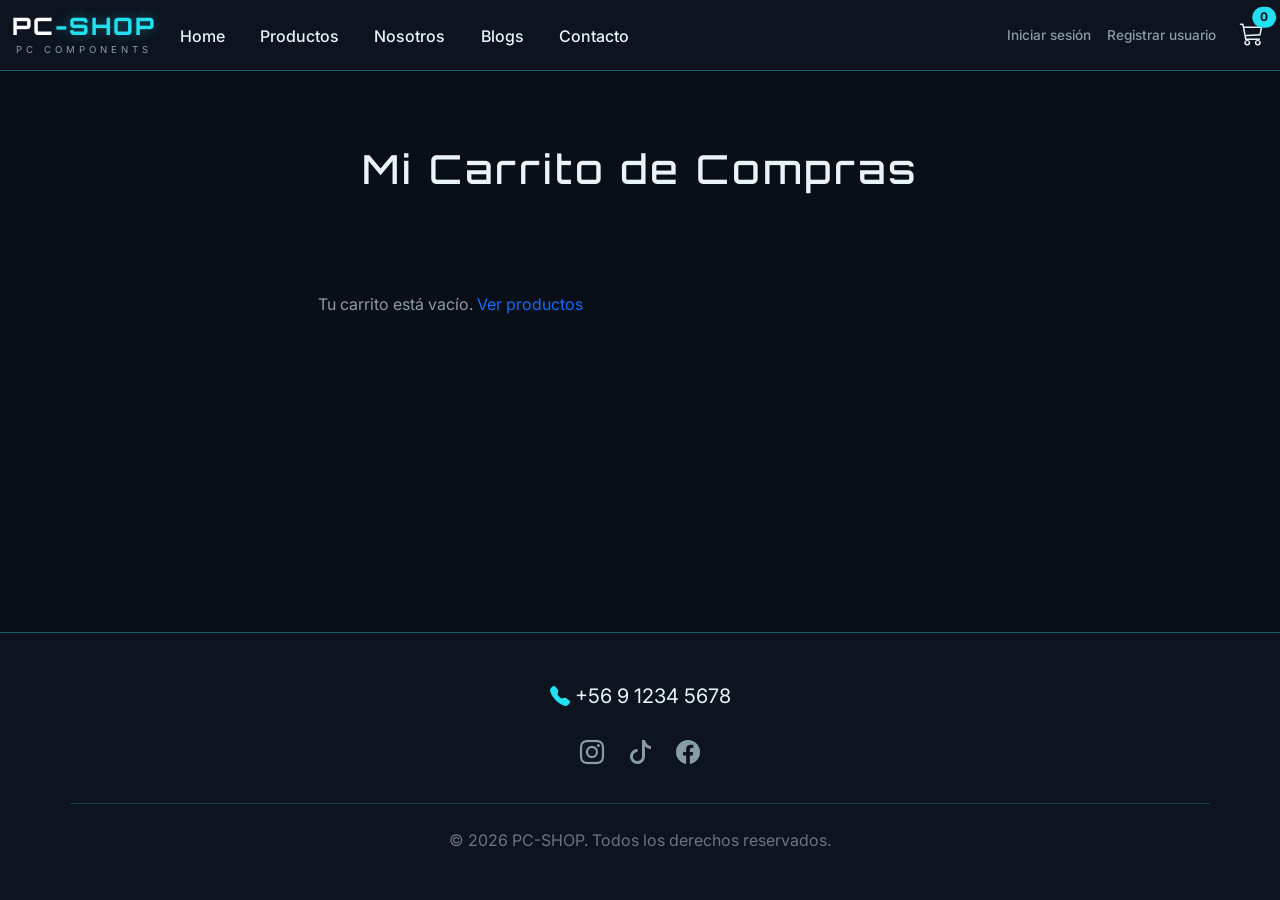
<file: carrito.html>
<!DOCTYPE html>
<html lang="es">
<head>
  <meta charset="UTF-8">
  <meta name="viewport" content="width=device-width, initial-scale=1.0">
  <title>Mi Carrito | PC-SHOP</title>
  <link href="https://cdn.jsdelivr.net/npm/bootstrap@5.3.3/dist/css/bootstrap.min.css" rel="stylesheet">
  <link href="https://cdn.jsdelivr.net/npm/bootstrap-icons@1.11.3/font/bootstrap-icons.css" rel="stylesheet">
  <link href="https://fonts.googleapis.com/css2?family=Orbitron:wght@600;800&family=Inter:wght@400;500;700&display=swap" rel="stylesheet">
  <link href="css/style.css" rel="stylesheet">
</head>
<body>
  <nav class="navbar navbar-expand-lg navbar-dark barra-navegacion py-2">
    <div class="container-fluid">
      <a class="navbar-brand" href="index.html">
        <span class="texto-logo fs-4">PC<span class="destacado">-SHOP</span></span>
        <span class="subtitulo-logo">PC COMPONENTS</span>
      </a>

      <button class="navbar-toggler" type="button" data-bs-toggle="collapse"
        data-bs-target="#navbarSupportedContent" aria-controls="navbarSupportedContent"
        aria-expanded="false" aria-label="Toggle navigation">
        <span class="navbar-toggler-icon"></span>
      </button>

      <div class="collapse navbar-collapse" id="navbarSupportedContent">
        <ul class="navbar-nav me-auto mb-2 mb-lg-0">
          <li class="nav-item"><a class="nav-link enlace-nav" href="index.html">Home</a></li>
          <li class="nav-item"><a class="nav-link enlace-nav" href="productos.html">Productos</a></li>
          <li class="nav-item"><a class="nav-link enlace-nav" href="nosotros.html">Nosotros</a></li>
          <li class="nav-item"><a class="nav-link enlace-nav" href="blog.html">Blogs</a></li>
          <li class="nav-item"><a class="nav-link enlace-nav" href="contactos.html">Contacto</a></li>
        </ul>

        <div class="d-flex align-items-center me-4 enlaces-usuario">
          <a href="login.html" class="me-3">Iniciar sesión</a>
          <a href="registro.html">Registrar usuario</a>
        </div>

        <a href="carrito.html" class="enlace-carrito d-flex align-items-center">
          <span class="position-relative me-1">
            <i class="bi bi-cart3 fs-4"></i>
            <span class="position-absolute top-0 start-100 translate-middle badge rounded-pill contador-carrito">0</span>
          </span>
        </a>
      </div>
    </div>
  </nav>

  <div class="container mt-4 mb-5">
    <h1 class="titulo-seccion">Mi Carrito de Compras</h1>

    <div class="row">
      <div class="col-12 col-lg-8">
        
        <div id="contenedor-carrito"></div>

        
        <p id="carrito-vacio" class="texto-pagina text-center py-5 d-none">
          Tu carrito está vacío. <a href="productos.html">Ver productos</a>
        </p>
      </div>

      <div class="col-12 col-lg-4">
       
        <div id="resumen-carrito" class="resumen-carrito d-none">
          <h5 class="mb-3">Resumen del pedido</h5>
          <div class="d-flex justify-content-between mb-3">
            <span>Total</span>
            <span id="total-carrito" class="precio">$ 0</span>
          </div>
          <button type="button" class="btn boton-cyan w-100" onclick="pagarCarrito()">Pagar</button>
        </div>
      </div>
    </div>
  </div>

  <footer class="py-5 mt-5">
    <div class="container">
      
      
      <div class="row mb-4">
        <div class="col-12 text-center">
          
          
          <a href="tel:+56912345678" class="text-decoration-none d-inline-block fs-5 mb-3" style="color: var(--texto-claro);">
            <i class="bi bi-telephone-fill" style="color: var(--cyan);"></i> +56 9 1234 5678
          </a>
          
          
          <div class="d-flex justify-content-center gap-4 mt-2">
            <a href="https://instagram.com" target="_blank" class="fs-4 d-inline-block">
              <i class="bi bi-instagram"></i>
            </a>
            <a href="https://tiktok.com" target="_blank" class="fs-4 d-inline-block">
              <i class="bi bi-tiktok"></i>
            </a>
            <a href="https://facebook.com" target="_blank" class="fs-4 d-inline-block">
              <i class="bi bi-facebook"></i>
            </a>
          </div>

        </div>
      </div>

      <div class="row">
        <div class="col-12 text-center" style="border-top: 1px solid rgba(34, 224, 240, 0.2); padding-top: 1.5rem;">
          <p class="mb-0 text-secondary">&copy; 2026 PC-SHOP. Todos los derechos reservados.</p>
        </div>
      </div>

    </div>
  </footer>
  <script src="https://cdn.jsdelivr.net/npm/bootstrap@5.3.3/dist/js/bootstrap.bundle.min.js"></script>
  <script src="js/datos.js"></script>
  <script src="js/cuentas.js"></script>
  <script src="js/sesion.js"></script>
  <script src="js/carrito.js"></script>
</body>
</html>
</file>
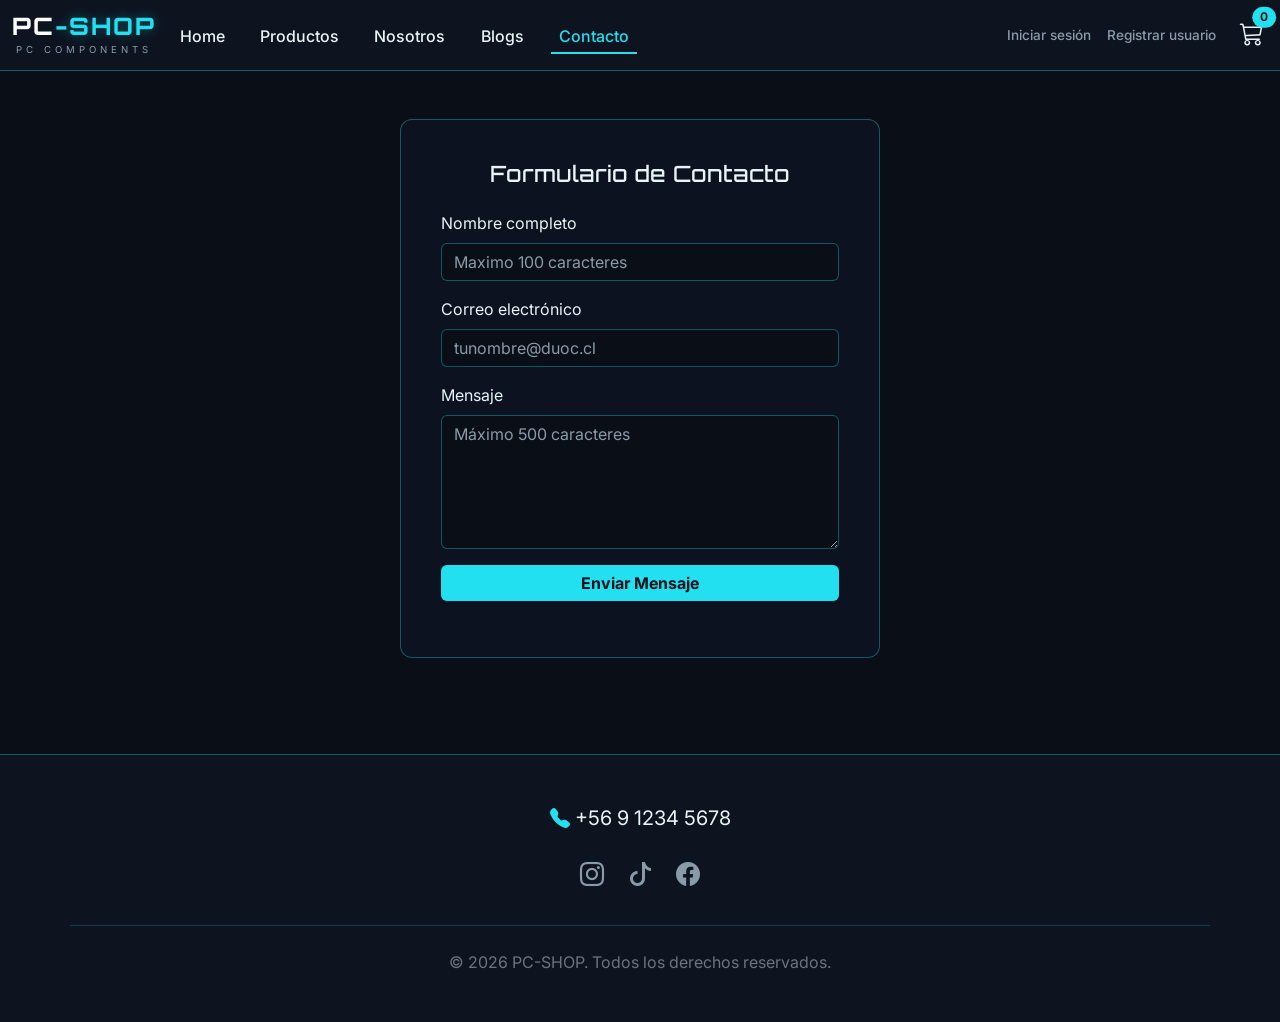
<file: contactos.html>
<!DOCTYPE html>
<html lang="es">
<head>
  <meta charset="UTF-8">
  <meta name="viewport" content="width=device-width, initial-scale=1.0">
  <title>Contacto | PC-SHOP</title>
  <link href="https://cdn.jsdelivr.net/npm/bootstrap@5.3.3/dist/css/bootstrap.min.css" rel="stylesheet">
  <link href="https://cdn.jsdelivr.net/npm/bootstrap-icons@1.11.3/font/bootstrap-icons.css" rel="stylesheet">
  <link href="https://fonts.googleapis.com/css2?family=Orbitron:wght@600;800&family=Inter:wght@400;500;700&display=swap" rel="stylesheet">
  <link href="css/style.css" rel="stylesheet">
</head>
<body>
  <nav class="navbar navbar-expand-lg navbar-dark barra-navegacion py-2">
    <div class="container-fluid">
      <a class="navbar-brand" href="index.html">
        <span class="texto-logo fs-4">PC<span class="destacado">-SHOP</span></span>
        <span class="subtitulo-logo">PC COMPONENTS</span>
      </a>

      <button class="navbar-toggler" type="button" data-bs-toggle="collapse"
        data-bs-target="#navbarSupportedContent" aria-controls="navbarSupportedContent"
        aria-expanded="false" aria-label="Toggle navigation">
        <span class="navbar-toggler-icon"></span>
      </button>

      <div class="collapse navbar-collapse" id="navbarSupportedContent">
        <ul class="navbar-nav me-auto mb-2 mb-lg-0">
          <li class="nav-item"><a class="nav-link enlace-nav" href="index.html">Home</a></li>
          <li class="nav-item"><a class="nav-link enlace-nav" href="productos.html">Productos</a></li>
          <li class="nav-item"><a class="nav-link enlace-nav" href="nosotros.html">Nosotros</a></li>
          <li class="nav-item"><a class="nav-link enlace-nav" href="blog.html">Blogs</a></li>
          <li class="nav-item"><a class="nav-link enlace-nav active" aria-current="page" href="contactos.html">Contacto</a></li>
        </ul>

        <div class="d-flex align-items-center me-4 enlaces-usuario">
          <a href="login.html" class="me-3">Iniciar sesión</a>
          <a href="registro.html">Registrar usuario</a>
        </div>

        <a href="carrito.html" class="enlace-carrito d-flex align-items-center">
          <span class="position-relative me-1">
            <i class="bi bi-cart3 fs-4"></i>
            <span class="position-absolute top-0 start-100 translate-middle badge rounded-pill contador-carrito">0</span>
          </span>
        </a>
      </div>
    </div>
  </nav>

  <div class="container">
    <div class="tarjeta-formulario">
      <h2>Formulario de Contacto</h2>
      <form id="form-contacto" novalidate>
        <div class="mb-3">
          <label for="nombre" class="form-label">Nombre completo</label>
          <input type="text" class="form-control campo-formulario" id="nombre" name="nombre"
            placeholder="Maximo 100 caracteres" required>
          <div class="mensaje-error d-none" id="error-nombre">El nombre es obligatorio.</div>
        </div>

        <div class="mb-3">
          <label for="correo" class="form-label">Correo electrónico</label>
          <input type="email" class="form-control campo-formulario" id="correo" name="correo"
            placeholder="tunombre@duoc.cl">
          <div class="mensaje-error d-none" id="error-correo">Solo se aceptan correos @duoc.cl, @profesor.duoc.cl o @gmail.com.</div>
        </div>

        <div class="mb-3">
          <label for="comentario" class="form-label">Mensaje</label>
          <textarea class="form-control campo-formulario" id="comentario" name="comentario"
            rows="5" placeholder="Máximo 500 caracteres"></textarea>
          <div class="mensaje-error d-none" id="error-comentario">El mensaje es obligatorio.</div>
        </div>
        <button type="submit" class="btn boton-cyan w-100">Enviar Mensaje</button>
      </form>
    </div>
  </div>

  <footer class="py-5 mt-5">
    <div class="container">
      
      
      <div class="row mb-4">
        <div class="col-12 text-center">
          
          
          <a href="tel:+56912345678" class="text-decoration-none d-inline-block fs-5 mb-3" style="color: var(--texto-claro);">
            <i class="bi bi-telephone-fill" style="color: var(--cyan);"></i> +56 9 1234 5678
          </a>
          
          
          <div class="d-flex justify-content-center gap-4 mt-2">
            <a href="https://instagram.com" target="_blank" class="fs-4 d-inline-block">
              <i class="bi bi-instagram"></i>
            </a>
            <a href="https://tiktok.com" target="_blank" class="fs-4 d-inline-block">
              <i class="bi bi-tiktok"></i>
            </a>
            <a href="https://facebook.com" target="_blank" class="fs-4 d-inline-block">
              <i class="bi bi-facebook"></i>
            </a>
          </div>

        </div>
      </div>

      <div class="row">
        <div class="col-12 text-center" style="border-top: 1px solid rgba(34, 224, 240, 0.2); padding-top: 1.5rem;">
          <p class="mb-0 text-secondary">&copy; 2026 PC-SHOP. Todos los derechos reservados.</p>
        </div>
      </div>

    </div>
  </footer>
  <script src="https://cdn.jsdelivr.net/npm/bootstrap@5.3.3/dist/js/bootstrap.bundle.min.js"></script>
  <script src="js/carrito.js"></script>
  <script src="js/contactoFormulario.js"></script>
  <script src="js/cuentas.js"></script>
  <script src="js/sesion.js"></script>
</body>
</html>
</file>
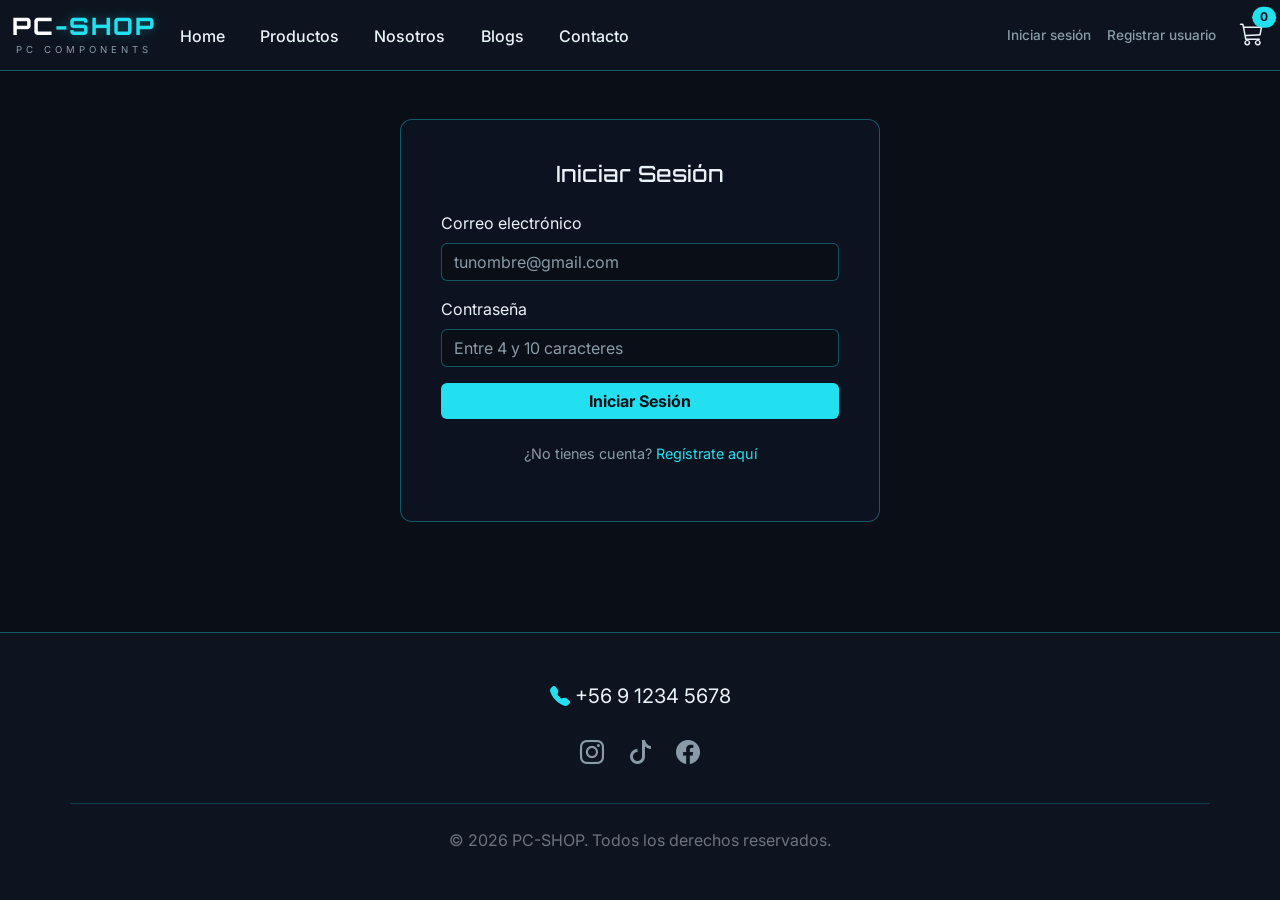
<file: login.html>
<!DOCTYPE html>
<html lang="es">
<head>
  <meta charset="UTF-8">
  <meta name="viewport" content="width=device-width, initial-scale=1.0">
  <title>Iniciar Sesión | PC-SHOP</title>
  <link href="https://cdn.jsdelivr.net/npm/bootstrap@5.3.3/dist/css/bootstrap.min.css" rel="stylesheet">
  <link href="https://cdn.jsdelivr.net/npm/bootstrap-icons@1.11.3/font/bootstrap-icons.css" rel="stylesheet">
  <link href="https://fonts.googleapis.com/css2?family=Orbitron:wght@600;800&family=Inter:wght@400;500;700&display=swap" rel="stylesheet">
  <link href="css/style.css" rel="stylesheet">
</head>
<body>
  <nav class="navbar navbar-expand-lg navbar-dark barra-navegacion py-2">
    <div class="container-fluid">
      <a class="navbar-brand" href="index.html">
        <span class="texto-logo fs-4">PC<span class="destacado">-SHOP</span></span>
        <span class="subtitulo-logo">PC COMPONENTS</span>
      </a>

      <button class="navbar-toggler" type="button" data-bs-toggle="collapse"
        data-bs-target="#navbarSupportedContent" aria-controls="navbarSupportedContent"
        aria-expanded="false" aria-label="Toggle navigation">
        <span class="navbar-toggler-icon"></span>
      </button>

      <div class="collapse navbar-collapse" id="navbarSupportedContent">
        <ul class="navbar-nav me-auto mb-2 mb-lg-0">
          <li class="nav-item"><a class="nav-link enlace-nav" href="index.html">Home</a></li>
          <li class="nav-item"><a class="nav-link enlace-nav" href="productos.html">Productos</a></li>
          <li class="nav-item"><a class="nav-link enlace-nav" href="nosotros.html">Nosotros</a></li>
          <li class="nav-item"><a class="nav-link enlace-nav" href="blog.html">Blogs</a></li>
          <li class="nav-item"><a class="nav-link enlace-nav" href="contactos.html">Contacto</a></li>
        </ul>

        <div class="d-flex align-items-center me-4 enlaces-usuario">
          <a href="login.html" class="me-3">Iniciar sesión</a>
          <a href="registro.html">Registrar usuario</a>
        </div>

        <a href="carrito.html" class="enlace-carrito d-flex align-items-center"> 
          <span class="position-relative me-1">
            <i class="bi bi-cart3 fs-4"></i>
            <span class="position-absolute top-0 start-100 translate-middle badge rounded-pill contador-carrito">0</span>
          </span>
          
        </a>
      </div>
    </div>
  </nav>

  <div class="container">
    <div class="tarjeta-formulario">
      <h2>Iniciar Sesión</h2>
      <form id="form-login" novalidate>
        <div class="mb-3">
          <label for="correo" class="form-label">Correo electrónico</label>
          <input type="email" class="form-control campo-formulario" id="correo" name="correo"
            placeholder="tunombre@gmail.com">
          <div class="mensaje-error d-none" id="error-correo">Ingresa un correo válido.</div>
        </div>

        <div class="mb-3">
          <label for="contrasena" class="form-label">Contraseña</label>
          <input type="password" class="form-control campo-formulario" id="contrasena" name="contrasena"
            placeholder="Entre 4 y 10 caracteres">
          <div class="mensaje-error d-none" id="error-contrasena">La contraseña debe tener entre 4 y 10 caracteres.</div>
        </div>

        <button type="submit" class="btn boton-cyan w-100">Iniciar Sesión</button>

        <span class="enlace-auth">
          ¿No tienes cuenta? <a href="registro.html">Regístrate aquí</a>
        </span>
      </form>
    </div>
  </div>

  <footer class="py-5 mt-5">
    <div class="container">
      
      
      <div class="row mb-4">
        <div class="col-12 text-center">
          
          
          <a href="tel:+56912345678" class="text-decoration-none d-inline-block fs-5 mb-3" style="color: var(--texto-claro);">
            <i class="bi bi-telephone-fill" style="color: var(--cyan);"></i> +56 9 1234 5678
          </a>
          
          
          <div class="d-flex justify-content-center gap-4 mt-2">
            <a href="https://instagram.com" target="_blank" class="fs-4 d-inline-block">
              <i class="bi bi-instagram"></i>
            </a>
            <a href="https://tiktok.com" target="_blank" class="fs-4 d-inline-block">
              <i class="bi bi-tiktok"></i>
            </a>
            <a href="https://facebook.com" target="_blank" class="fs-4 d-inline-block">
              <i class="bi bi-facebook"></i>
            </a>
          </div>

        </div>
      </div>

      <div class="row">
        <div class="col-12 text-center" style="border-top: 1px solid rgba(34, 224, 240, 0.2); padding-top: 1.5rem;">
          <p class="mb-0 text-secondary">&copy; 2026 PC-SHOP. Todos los derechos reservados.</p>
        </div>
      </div>

    </div>
  </footer>
  <script src="https://cdn.jsdelivr.net/npm/bootstrap@5.3.3/dist/js/bootstrap.bundle.min.js"></script>
  <script src="js/carrito.js"></script>
  <script src="js/cuentas.js"></script>
  <script src="js/login.js"></script>
</body>
</html>
</file>
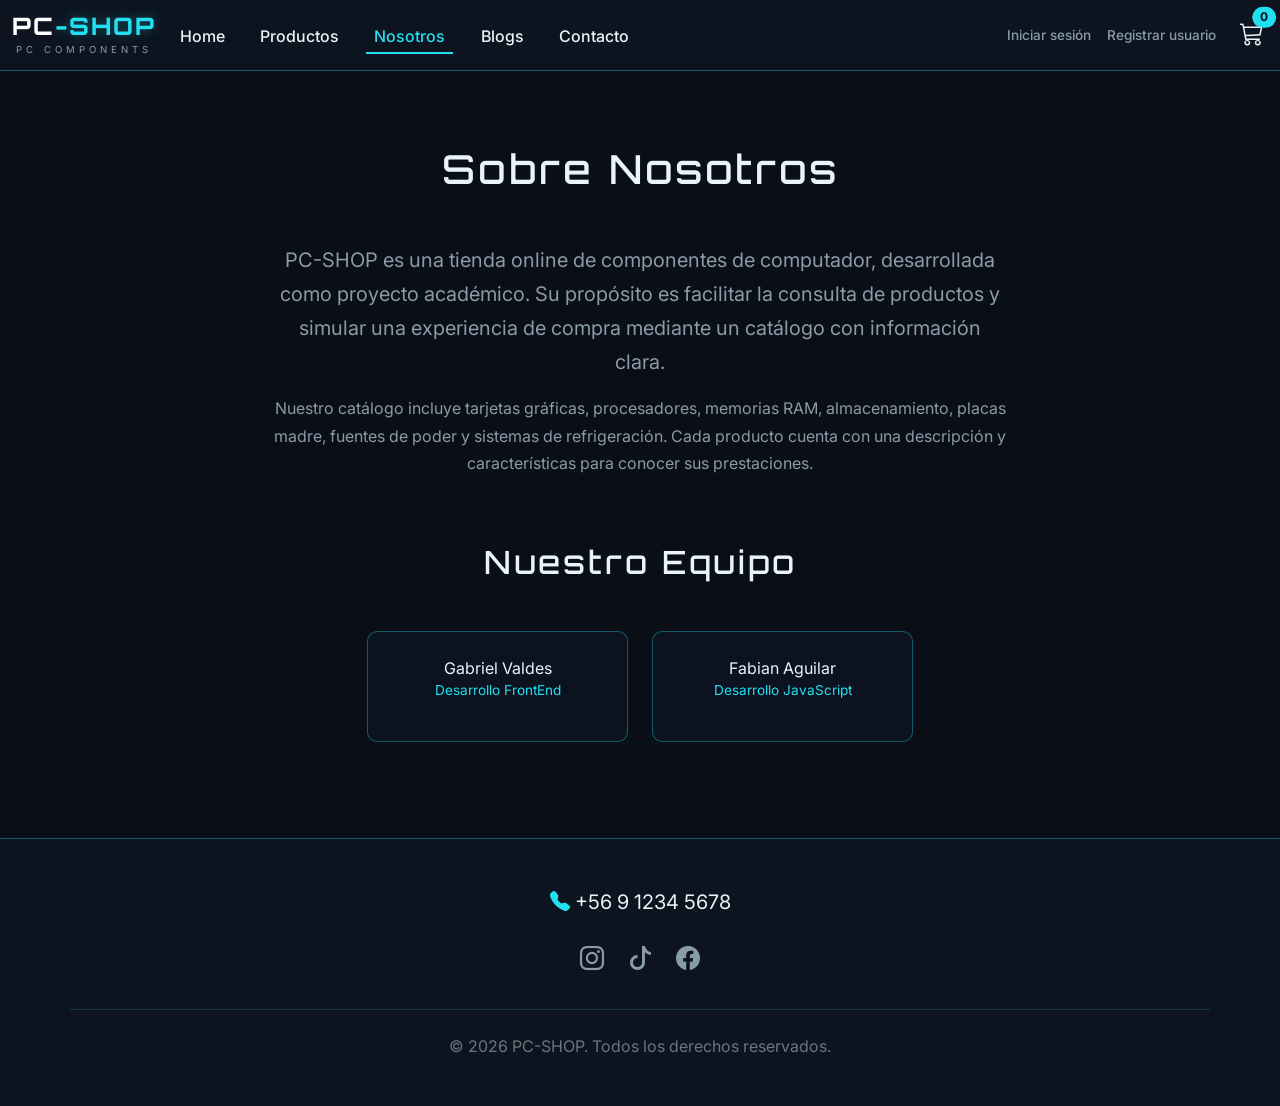
<file: nosotros.html>
<!DOCTYPE html>
<html lang="es">
<head>
  <meta charset="UTF-8">
  <meta name="viewport" content="width=device-width, initial-scale=1.0">
  <title>Nosotros | PC-SHOP</title>
  <link href="https://cdn.jsdelivr.net/npm/bootstrap@5.3.3/dist/css/bootstrap.min.css" rel="stylesheet">
  <link href="https://cdn.jsdelivr.net/npm/bootstrap-icons@1.11.3/font/bootstrap-icons.css" rel="stylesheet">
  <link href="https://fonts.googleapis.com/css2?family=Orbitron:wght@600;800&family=Inter:wght@400;500;700&display=swap" rel="stylesheet">
  <link href="css/style.css" rel="stylesheet">
</head>
<body>
  <nav class="navbar navbar-expand-lg navbar-dark barra-navegacion py-2">
    <div class="container-fluid">
      <a class="navbar-brand" href="index.html">
        <span class="texto-logo fs-4">PC<span class="destacado">-SHOP</span></span>
        <span class="subtitulo-logo">PC COMPONENTS</span>
      </a>

      <button class="navbar-toggler" type="button" data-bs-toggle="collapse"
        data-bs-target="#navbarSupportedContent" aria-controls="navbarSupportedContent"
        aria-expanded="false" aria-label="Toggle navigation">
        <span class="navbar-toggler-icon"></span>
      </button>

      <div class="collapse navbar-collapse" id="navbarSupportedContent">
        <ul class="navbar-nav me-auto mb-2 mb-lg-0">
          <li class="nav-item"><a class="nav-link enlace-nav" href="index.html">Home</a></li>
          <li class="nav-item"><a class="nav-link enlace-nav" href="productos.html">Productos</a></li>
          <li class="nav-item"><a class="nav-link enlace-nav active" aria-current="page" href="nosotros.html">Nosotros</a></li>
          <li class="nav-item"><a class="nav-link enlace-nav" href="blog.html">Blogs</a></li>
          <li class="nav-item"><a class="nav-link enlace-nav" href="contactos.html">Contacto</a></li>
        </ul>

        <div class="d-flex align-items-center me-4 enlaces-usuario">
          <a href="login.html" class="me-3">Iniciar sesión</a>
          <a href="registro.html">Registrar usuario</a>
        </div>

        <a href="carrito.html" class="enlace-carrito d-flex align-items-center">
          <span class="position-relative me-1">
            <i class="bi bi-cart3 fs-4"></i>
            <span class="position-absolute top-0 start-100 translate-middle badge rounded-pill contador-carrito">0</span>
          </span>
        </a>
      </div>
    </div>
  </nav>

  <div class="container mt-4">
    <h1 class="titulo-seccion">Sobre Nosotros</h1>

    <div class="row justify-content-center">
      <div class="col-lg-8 text-center">
        <p class="texto-pagina fs-5">
        PC-SHOP es una tienda online de componentes de computador,
        desarrollada como proyecto académico. Su propósito es facilitar
        la consulta de productos y simular una experiencia de compra
       mediante un catálogo con información clara.
        </p>
        <p class="texto-pagina">
        Nuestro catálogo incluye tarjetas gráficas, procesadores,
        memorias RAM, almacenamiento, placas madre, fuentes de poder
        y sistemas de refrigeración. Cada producto cuenta con una
        descripción y características para conocer sus prestaciones.
        </p>
      </div>
    </div>

    <h2 class="titulo-seccion">Nuestro Equipo</h2>
    <div class="row g-4 mb-5 justify-content-center">
      <div class="col-6 col-md-4 col-lg-3">
        <div class="tarjeta-equipo">
          
          <p class="producto mb-0">Gabriel Valdes</p>
          <p class="rol">Desarrollo FrontEnd</p>
        </div>
      </div>
      <div class="col-6 col-md-4 col-lg-3">
        <div class="tarjeta-equipo">
          <p class="producto mb-0">Fabian Aguilar</p>
          <p class="rol">Desarrollo JavaScript</p>
        </div>
      </div>
    </div>
  </div>

  <footer class="py-5 mt-5">
    <div class="container">
      
      
      <div class="row mb-4">
        <div class="col-12 text-center">
          
          
          <a href="tel:+56912345678" class="text-decoration-none d-inline-block fs-5 mb-3" style="color: var(--texto-claro);">
            <i class="bi bi-telephone-fill" style="color: var(--cyan);"></i> +56 9 1234 5678
          </a>
          
          
          <div class="d-flex justify-content-center gap-4 mt-2">
            <a href="https://instagram.com" target="_blank" class="fs-4 d-inline-block">
              <i class="bi bi-instagram"></i>
            </a>
            <a href="https://tiktok.com" target="_blank" class="fs-4 d-inline-block">
              <i class="bi bi-tiktok"></i>
            </a>
            <a href="https://facebook.com" target="_blank" class="fs-4 d-inline-block">
              <i class="bi bi-facebook"></i>
            </a>
          </div>

        </div>
      </div>

      <div class="row">
        <div class="col-12 text-center" style="border-top: 1px solid rgba(34, 224, 240, 0.2); padding-top: 1.5rem;">
          <p class="mb-0 text-secondary">&copy; 2026 PC-SHOP. Todos los derechos reservados.</p>
        </div>
      </div>

    </div>
  </footer>
  <script src="https://cdn.jsdelivr.net/npm/bootstrap@5.3.3/dist/js/bootstrap.bundle.min.js"></script>
  <script src="js/carrito.js"></script>
  <script src="js/cuentas.js"></script>
  <script src="js/sesion.js"></script>
  
</body>
</html>
</file>
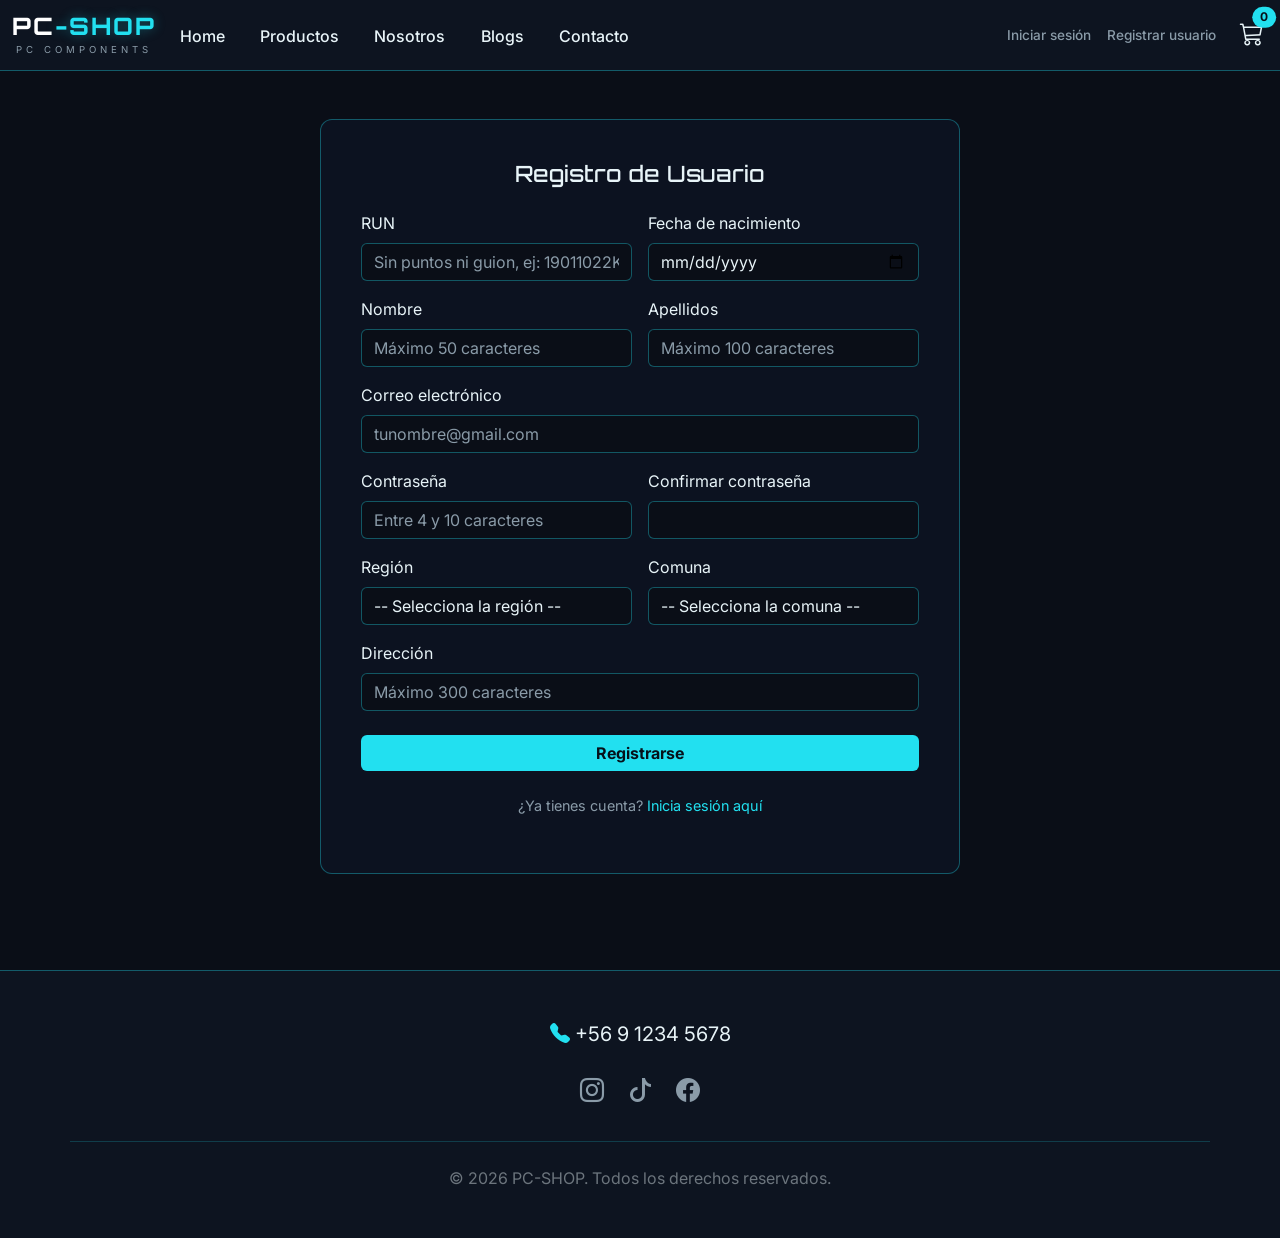
<file: registro.html>
<!DOCTYPE html>
<html lang="es">
<head>
  <meta charset="UTF-8">
  <meta name="viewport" content="width=device-width, initial-scale=1.0">
  <title>Registro de Usuario | PC-SHOP</title>
  <link href="https://cdn.jsdelivr.net/npm/bootstrap@5.3.3/dist/css/bootstrap.min.css" rel="stylesheet">
  <link href="https://cdn.jsdelivr.net/npm/bootstrap-icons@1.11.3/font/bootstrap-icons.css" rel="stylesheet">
  <link href="https://fonts.googleapis.com/css2?family=Orbitron:wght@600;800&family=Inter:wght@400;500;700&display=swap" rel="stylesheet">
  <link href="css/style.css" rel="stylesheet">
</head>
  <nav class="navbar navbar-expand-lg navbar-dark barra-navegacion py-2">
    <div class="container-fluid">
      <a class="navbar-brand" href="index.html">
        <span class="texto-logo fs-4">PC<span class="destacado">-SHOP</span></span>
        <span class="subtitulo-logo">PC COMPONENTS</span>
      </a>

      <button class="navbar-toggler" type="button" data-bs-toggle="collapse"
        data-bs-target="#navbarSupportedContent" aria-controls="navbarSupportedContent"
        aria-expanded="false" aria-label="Toggle navigation">
        <span class="navbar-toggler-icon"></span>
      </button>

      <div class="collapse navbar-collapse" id="navbarSupportedContent">
        <ul class="navbar-nav me-auto mb-2 mb-lg-0">
          <li class="nav-item"><a class="nav-link enlace-nav" href="index.html">Home</a></li>
          <li class="nav-item"><a class="nav-link enlace-nav" href="productos.html">Productos</a></li>
          <li class="nav-item"><a class="nav-link enlace-nav" href="nosotros.html">Nosotros</a></li>
          <li class="nav-item"><a class="nav-link enlace-nav" href="blog.html">Blogs</a></li>
          <li class="nav-item"><a class="nav-link enlace-nav" href="contactos.html">Contacto</a></li>
        </ul>

        <div class="d-flex align-items-center me-4 enlaces-usuario">
          <a href="login.html" class="me-3">Iniciar sesión</a>
          <a href="registro.html">Registrar usuario</a>
        </div>

        <a href="carrito.html" class="enlace-carrito d-flex align-items-center">
          <span class="position-relative me-1">
            <i class="bi bi-cart3 fs-4"></i>
            <span class="position-absolute top-0 start-100 translate-middle badge rounded-pill contador-carrito">0</span>
          </span>
        </a>
      </div>
    </div>
  </nav>

  <div class="container">
    <div class="tarjeta-formulario" style="max-width: 640px;">
      <h2>Registro de Usuario</h2>
      <form id="form-registro" novalidate>
        <div class="row g-3">

          <div class="col-12 col-md-6">
            <label for="run" class="form-label">RUN</label>
            <input type="text" class="form-control campo-formulario" id="run" name="run"
              placeholder="Sin puntos ni guion, ej: 19011022K">
            <div class="mensaje-error d-none" id="error-run">RUN inválido (entre 7 y 9 caracteres).</div>
          </div>

          <div class="col-12 col-md-6">
            <label for="fecha-nacimiento" class="form-label">Fecha de nacimiento</label>
            <input type="date" class="form-control campo-formulario" id="fecha-nacimiento" name="fecha-nacimiento">
          </div>

          <div class="col-12 col-md-6">
            <label for="nombre" class="form-label">Nombre</label>
            <input type="text" class="form-control campo-formulario" id="nombre" name="nombre"
              placeholder="Máximo 50 caracteres">
            <div class="mensaje-error d-none" id="error-nombre">El nombre es obligatorio.</div>
          </div>

          <div class="col-12 col-md-6">
            <label for="apellidos" class="form-label">Apellidos</label>
            <input type="text" class="form-control campo-formulario" id="apellidos" name="apellidos"
              placeholder="Máximo 100 caracteres">
            <div class="mensaje-error d-none" id="error-apellidos">Los apellidos son obligatorios.</div>
          </div>

          <div class="col-12">
            <label for="correo" class="form-label">Correo electrónico</label>
            <input type="email" class="form-control campo-formulario" id="correo" name="correo"
              placeholder="tunombre@gmail.com">
            <div class="mensaje-error d-none" id="error-correo">Solo se aceptan correos @duoc.cl, @profesor.duoc.cl o @gmail.com.</div>
          </div>

          <div class="col-12 col-md-6">
            <label for="contrasena" class="form-label">Contraseña</label>
            <input type="password" class="form-control campo-formulario" id="contrasena" name="contrasena"
              placeholder="Entre 4 y 10 caracteres">
            <div class="mensaje-error d-none" id="error-contrasena">Debe tener entre 4 y 10 caracteres.</div>
          </div>

          <div class="col-12 col-md-6">
            <label for="confirmar-contrasena" class="form-label">Confirmar contraseña</label>
            <input type="password" class="form-control campo-formulario" id="confirmar-contrasena" name="confirmar-contrasena">
            <div class="mensaje-error d-none" id="error-confirmar-contrasena">Las contraseñas no coinciden.</div>
          </div>

          <div class="col-12 col-md-6">
            <label for="region" class="form-label">Región</label>
            <select class="form-select campo-formulario" id="region" name="region">
              <option selected disabled value="">-- Selecciona la región --</option>
            </select>
          </div>

          <div class="col-12 col-md-6">
            <label for="comuna" class="form-label">Comuna</label>
            <select class="form-select campo-formulario" id="comuna" name="comuna">
              <option selected disabled value="">-- Selecciona la comuna --</option>
            </select>
          </div>

          <div class="col-12">
            <label for="direccion" class="form-label">Dirección</label>
            <input type="text" class="form-control campo-formulario" id="direccion" name="direccion"
              placeholder="Máximo 300 caracteres">
            <div class="mensaje-error d-none" id="error-direccion">La dirección es obligatoria.</div>
          </div>

        </div>

        <button type="submit" class="btn boton-cyan w-100 mt-4">Registrarse</button>

        <span class="enlace-auth">
          ¿Ya tienes cuenta? <a href="login.html">Inicia sesión aquí</a>
        </span>
      </form>
    </div>
  </div>

  <footer class="py-5 mt-5">
    <div class="container">
      
      
      <div class="row mb-4">
        <div class="col-12 text-center">
          
          
          <a href="tel:+56912345678" class="text-decoration-none d-inline-block fs-5 mb-3" style="color: var(--texto-claro);">
            <i class="bi bi-telephone-fill" style="color: var(--cyan);"></i> +56 9 1234 5678
          </a>
          
          
          <div class="d-flex justify-content-center gap-4 mt-2">
            <a href="https://instagram.com" target="_blank" class="fs-4 d-inline-block">
              <i class="bi bi-instagram"></i>
            </a>
            <a href="https://tiktok.com" target="_blank" class="fs-4 d-inline-block">
              <i class="bi bi-tiktok"></i>
            </a>
            <a href="https://facebook.com" target="_blank" class="fs-4 d-inline-block">
              <i class="bi bi-facebook"></i>
            </a>
          </div>

        </div>
      </div>

      <div class="row">
        <div class="col-12 text-center" style="border-top: 1px solid rgba(34, 224, 240, 0.2); padding-top: 1.5rem;">
          <p class="mb-0 text-secondary">&copy; 2026 PC-SHOP. Todos los derechos reservados.</p>
        </div>
      </div>

    </div>
  </footer>
  <script src="https://cdn.jsdelivr.net/npm/bootstrap@5.3.3/dist/js/bootstrap.bundle.min.js"></script>
  <script src="js/carrito.js"></script>
  <script src="js/regiones.js"></script>
  <script src="js/cuentas.js"></script>
  <script src="js/registro.js"></script>
</body>
</html>
</file>
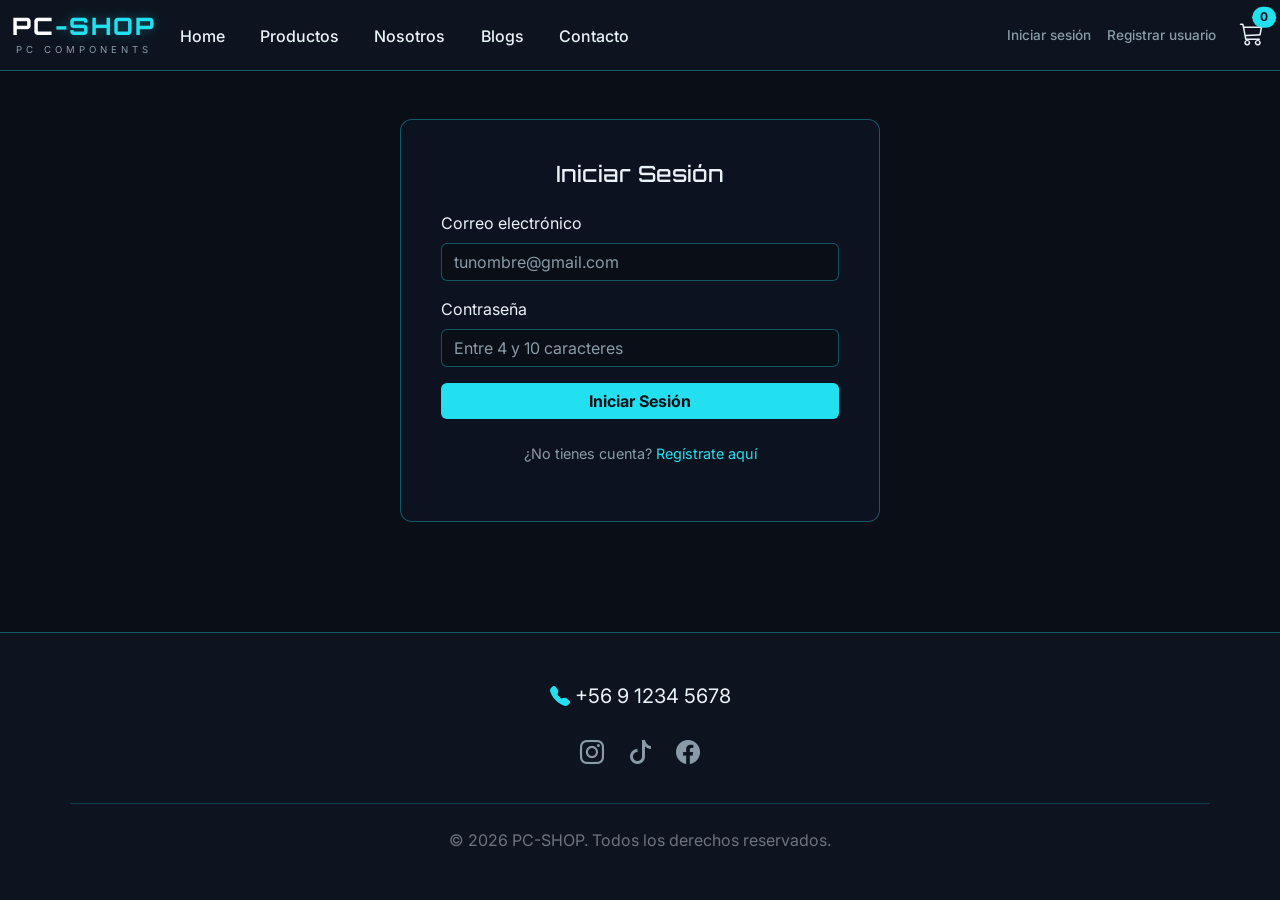
<file: vendedor.html>
<!DOCTYPE html>
<html lang="es">
<head>
  <meta charset="UTF-8">
  <meta name="viewport" content="width=device-width, initial-scale=1.0">
  <title>Consultas de ventas | PC-SHOP</title>
  <link
    href="https://cdn.jsdelivr.net/npm/bootstrap@5.3.3/dist/css/bootstrap.min.css"
    rel="stylesheet">
  <link href="css/style.css" rel="stylesheet">
</head>

<body class="bg-dark text-white" hidden>
  <div class="container-fluid">
    <div class="row min-vh-100">
      <aside class="col-12 col-md-3 col-lg-2 bg-black p-4">
        <h2 class="h4">PC-SHOP</h2>
        <p>Consultas de ventas</p>

        <nav aria-label="Menú de ventas">
          <ul class="nav flex-column gap-2">
            <li>
              <a href="#productos" class="nav-link text-info">Productos</a>
            </li>
            <li>
              <a href="#ordenes" class="nav-link text-info">Órdenes</a>
            </li>
          </ul>
        </nav>

        <button id="salir-ventas" type="button"
          class="btn btn-outline-light mt-4">
          Cerrar sesión
        </button>
      </aside>

      <main class="col-12 col-md-9 col-lg-10 p-4">
        <h1 class="h2">Consulta de productos y órdenes</h1>
        <p id="saludo-ventas"></p>

        <section id="productos" class="mt-4">
          <h2 class="h4">Productos</h2>
          <p>Abre cada producto para consultar sus características.</p>
          <div id="lista-productos-ventas"></div>
        </section>

        <section id="ordenes" class="mt-5">
          <h2 class="h4">Órdenes</h2>
          <p id="estado-ordenes" role="status"></p>
          <div id="lista-ordenes-ventas"></div>
        </section>
      </main>
    </div>
  </div>

  <script src="js/cuentas.js"></script>
  <script src="js/sesion.js"></script>
  <script src="js/datos.js"></script>
  <script src="js/vendedor.js"></script>
</body>
</html>
</file>
<file: css/style.css>
:root{
  --fondo-principal:  #0a0e17; 
  --fondo-secundario: #0d1420; 
  --fondo-tarjeta:    #0c1220; 
  --cyan:             #22e0f0; 
  --cyan-brillo:      rgba(34, 224, 240, .35); 
  --texto-claro:      #e8f4f8; 
  --texto-apagado:    #8a9ba8; 
  --borde-cyan:       rgba(34, 224, 240, .35); 
}


/* estilos generales */
body{
  background: var(--fondo-principal);
  color: var(--texto-claro);
  font-family: 'Inter', sans-serif;
}

a{ text-decoration: none; }


/*Barra superior, inicio de sesion y registro de usaurio */
.enlaces-usuario a {
  color: var(--texto-apagado);
  font-size: 0.85rem;
  font-weight: 500;
}
.enlaces-usuario a:hover {
  color: var(--cyan);
}
/* Logos, links, etc*/
.barra-navegacion{
  background: var(--fondo-secundario);
  border-bottom: 1px solid var(--borde-cyan);
}

.enlace-nav{
  color: var(--texto-claro) !important;
  font-weight: 500;
  margin-right: 1.2rem;
  padding-bottom: 4px;
  border-bottom: 2px solid transparent;
}
.enlace-nav:hover,
.enlace-nav.active{
  color: var(--cyan) !important;
  border-bottom: 2px solid var(--cyan);
}

.texto-logo{
  font-family: 'Orbitron', sans-serif;
  font-weight: 800;
  letter-spacing: 2px;
  line-height: 1;
  text-align: center;
}
.texto-logo .destacado{
  color: var(--cyan);
  text-shadow: 0 0 12px var(--cyan-brillo);
}
.subtitulo-logo{
  font-size: .6rem;
  letter-spacing: 4px;
  color: var(--texto-apagado);
  text-align: center;
  display: block;
}

.campo-busqueda{
  background: var(--fondo-principal);
  border: 1px solid var(--borde-cyan);
  color: var(--texto-claro);
  max-width: 200px;
}
.campo-busqueda::placeholder{ color: var(--texto-apagado); }
.campo-busqueda:focus{
  background: var(--fondo-principal);
  color: var(--texto-claro);
  box-shadow: 0 0 0 .2rem var(--cyan-brillo);
  border-color: var(--cyan);
}

.enlace-carrito{
  color: var(--texto-claro);
  position: relative;
}
.enlace-carrito .badge{
  background: var(--cyan);
  color: #06111a;
}

/* El menu desplegable donde tan los productos */
.menu-desplegable{
  background: var(--fondo-tarjeta);
  border: 1px solid var(--borde-cyan);
}
.menu-desplegable .dropdown-item{
  color: var(--texto-claro);
}
.menu-desplegable .dropdown-item:hover,
.menu-desplegable .dropdown-item:focus{
  background: var(--cyan-brillo);
  color: var(--cyan);
}
.menu-desplegable .dropdown-divider{
  border-color: var(--borde-cyan);
}


/* el Banner principal */
.banner-principal{
  background-size: cover;
  background-position: center;
  border: 1px solid var(--borde-cyan);
  border-radius: 14px;
  padding: 3rem 2.5rem;
  min-height: 260px;
  display: flex;
  align-items: center;
}
.banner-principal h1{
  font-family: 'Orbitron', sans-serif;
  font-weight: 800;
  font-size: 2.2rem;
}

.banner-principal > div {
  width: 100%;
}

.banner-principal img{
  display: block;
  margin: 2rem auto 0 auto;
  max-width: 100%;
  width: 900px;
  height: auto;
  border: 2px solid var(--borde-cyan);
  border-radius: 12px;
  box-shadow: 0 8px 25px var(--cyan-brillo);
}


.banner-principal .destacado{
  color: var(--cyan);
  text-shadow: 0 0 14px var(--cyan-brillo);
}

.boton-cyan{
  background: var(--cyan);
  color: #06111a;
  font-weight: 700;
  border: none;
}
.boton-cyan:hover{
  color: #06111a;
  box-shadow: 0 0 20px var(--cyan-brillo);
}

.tarjeta-blog img {
  border-right: 2px solid var(--cyan); /* Borde cyan que separa la foto del texto */
}

/* En celulares (pantallas pequeñas) el borde pasa a estar abajo */
@media (max-width: 767.98px) {
  .tarjeta-blog img {
    border-right: none;
    border-bottom: 2px solid var(--cyan);
  }
}
/* Productos Destacados */
.titulo-seccion{
  font-family: 'Orbitron', sans-serif;
  letter-spacing: 3px;
  text-align: center;
  margin: 50px;
}


.tarjeta-producto{
  background: var(--fondo-tarjeta);
  border: 1px solid var(--borde-cyan);
  border-radius: 10px;
  height: 100%;
  transition: transform .2s ease, box-shadow .2s ease;
}
.tarjeta-producto:hover{
  transform: translateY(-5px);
  box-shadow: 0 0 22px var(--cyan-brillo);
}
.tarjeta-producto img{
  background: white;
  border-radius: 10px 10px 0 0;
  padding: 1rem;
  height: 160px;
  object-fit: contain;
  width: 100%;
}
.tarjeta-producto .producto{
  font-size: .95rem;
  font-weight: 600;
  min-height: 48px;
}
.tarjeta-producto .precio{
  color: var(--cyan);
  font-weight: 700;
  font-size: 1.1rem;
}



/* La parte de abajo de la pagina*/
footer{
  background: var(--fondo-secundario);
  border-top: 1px solid var(--borde-cyan);
  margin-top: 4rem;
}
footer h6{
  color: var(--texto-claro);
  font-weight: 700;
  margin-bottom: 1rem;
}
footer a{
  color: var(--texto-apagado);
  display: block;
  margin-bottom: .5rem;
}
footer a:hover{ color: var(--cyan); }

body {
  display: flex;
  flex-direction: column;
  min-height: 100vh;
}

/* El elemento contenedor principal debe crecer para llenar el espacio */
body > .container { 
  flex-grow: 1;
}
 
/* -----------------------------------------------------------
   CARRITO DE COMPRAS
----------------------------------------------------------- */
.fila-carrito{
  background: var(--fondo-tarjeta);
  border: 1px solid var(--borde-cyan);
  border-radius: 10px;
}
.miniatura-carrito{
  width: 70px;
  height: 70px;
  object-fit: contain;
  background: white;
  border-radius: 8px;
  padding: .3rem;
}
.resumen-carrito{
  background: var(--fondo-tarjeta);
  border: 1px solid var(--borde-cyan);
  border-radius: 10px;
  padding: 1.5rem;
}
 
/* -----------------------------------------------------------
   FORMULARIOS (contacto, login, registro)
----------------------------------------------------------- */
.tarjeta-formulario{
  background: var(--fondo-tarjeta);
  border: 1px solid var(--borde-cyan);
  border-radius: 12px;
  padding: 2.5rem;
  max-width: 480px;
  margin: 3rem auto;
}
.tarjeta-formulario h2{
  font-family: 'Orbitron', sans-serif;
  text-align: center;
  font-size: 1.4rem;
  margin-bottom: 1.5rem;
}
.campo-formulario{
  background: var(--fondo-principal);
  border: 1px solid var(--borde-cyan);
  color: var(--texto-claro);
  width: 100%;
}
.campo-formulario::placeholder{ color: var(--texto-apagado); }
.campo-formulario:focus{
  background: var(--fondo-principal);
  color: var(--texto-claro);
  box-shadow: 0 0 0 .2rem var(--cyan-brillo);
  border-color: var(--cyan);
}
.mensaje-error{
  color: #ff6b6b;
  font-size: .8rem;
  margin-top: .3rem;
}
.enlace-auth{
  color: var(--texto-apagado);
  text-align: center;
  display: block;
  margin-top: 1.5rem;
  font-size: .9rem;
}
.enlace-auth a{ color: var(--cyan); }
.enlace-auth a:hover{ text-decoration: underline; }
 
 
/* -----------------------------------------------------------
   PÁGINA "NOSOTROS"
----------------------------------------------------------- */
.texto-pagina{
  color: var(--texto-apagado);
  line-height: 1.7;
}
.tarjeta-equipo{
  background: var(--fondo-tarjeta);
  border: 1px solid var(--borde-cyan);
  border-radius: 10px;
  text-align: center;
  padding: 1.5rem;
}
.tarjeta-equipo img{
  width: 110px;
  height: 110px;
  border-radius: 50%;
  object-fit: cover;
  border: 2px solid var(--cyan);
  margin-bottom: 1rem;
}
.tarjeta-equipo .rol{
  color: var(--cyan);
  font-size: .85rem;
}
 
 
/* -----------------------------------------------------------
   PÁGINA "BLOG"
----------------------------------------------------------- */
.tarjeta-blog{
  background: var(--fondo-tarjeta);
  border: 1px solid var(--borde-cyan);
  border-radius: 10px;
  overflow: hidden;
}
.tarjeta-blog img{
  margin-top: 20px;
  width: 100%;
  height: 90%;
  object-fit: cover;
}
.tarjeta-blog .contenido{
  padding: 1.5rem;
}
.tarjeta-blog h3{
  font-family: 'Orbitron', sans-serif;
  font-size: 1.2rem;
}
</file>
